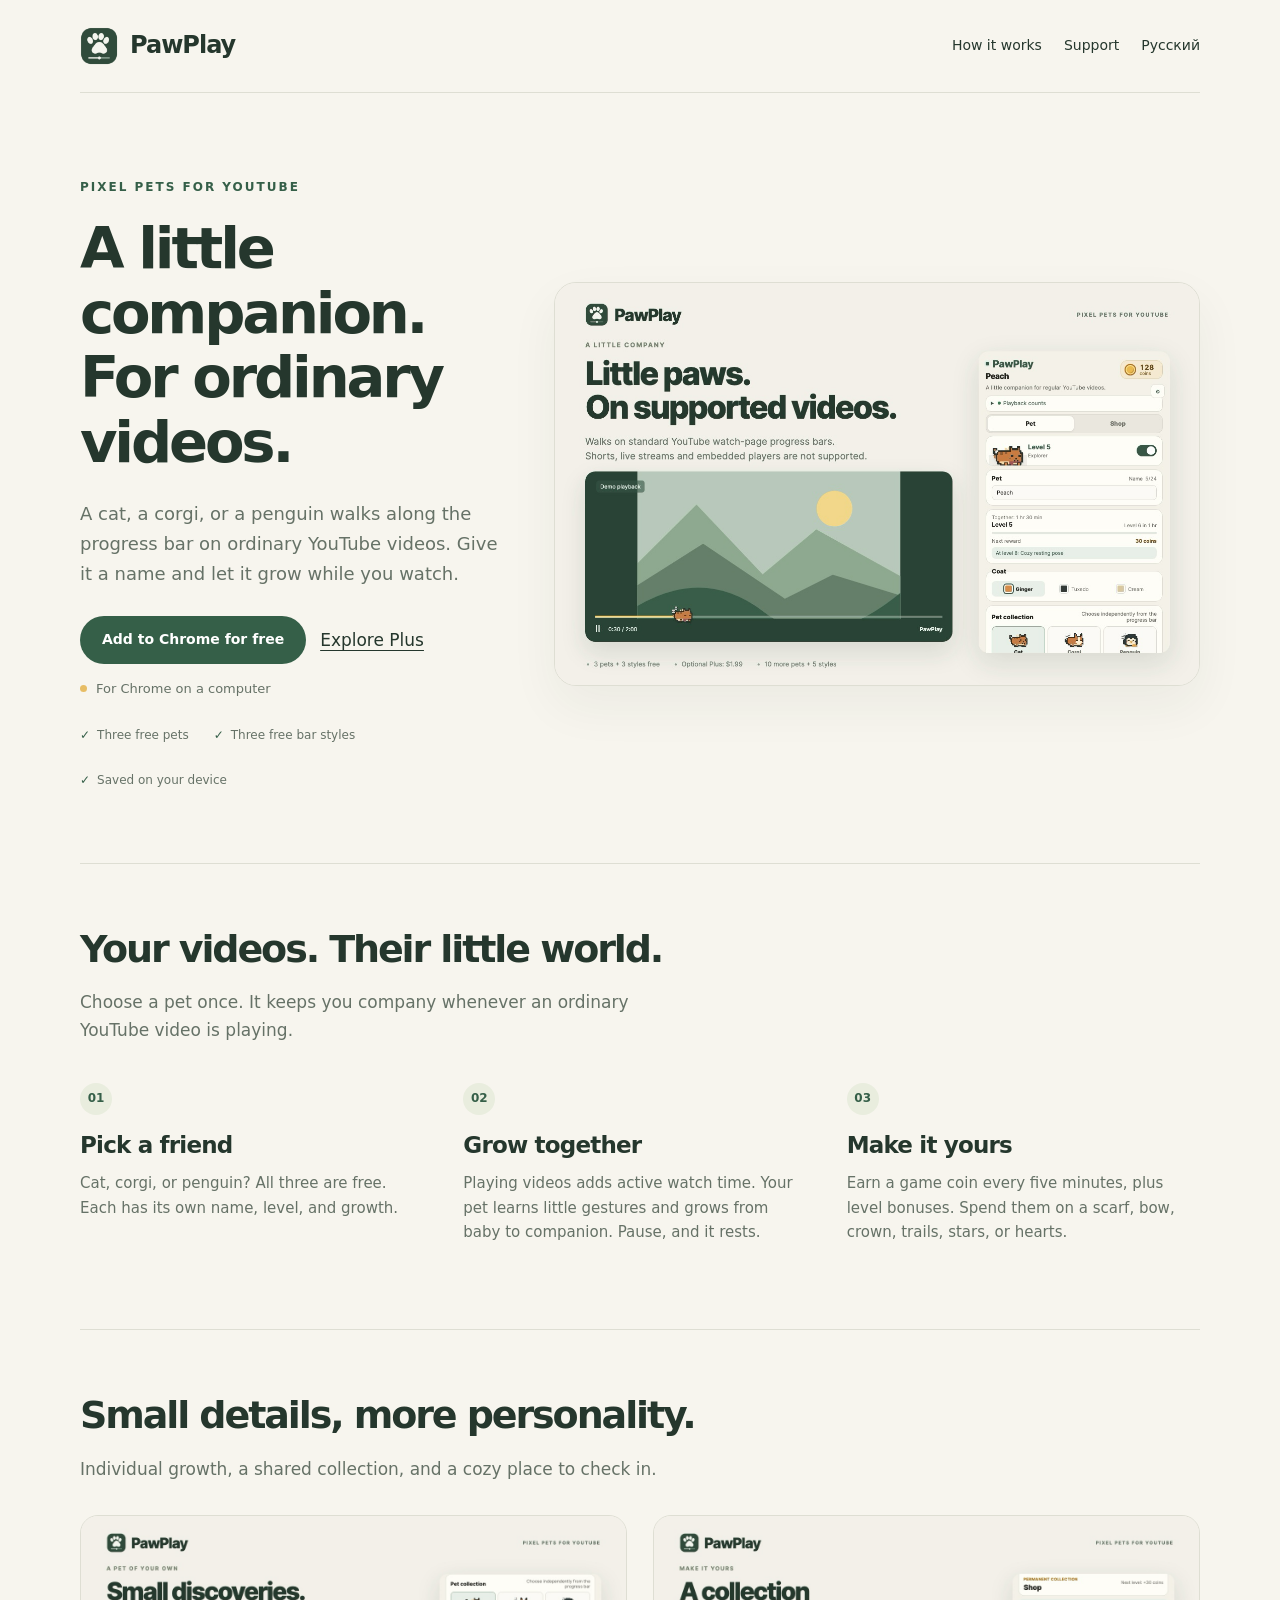
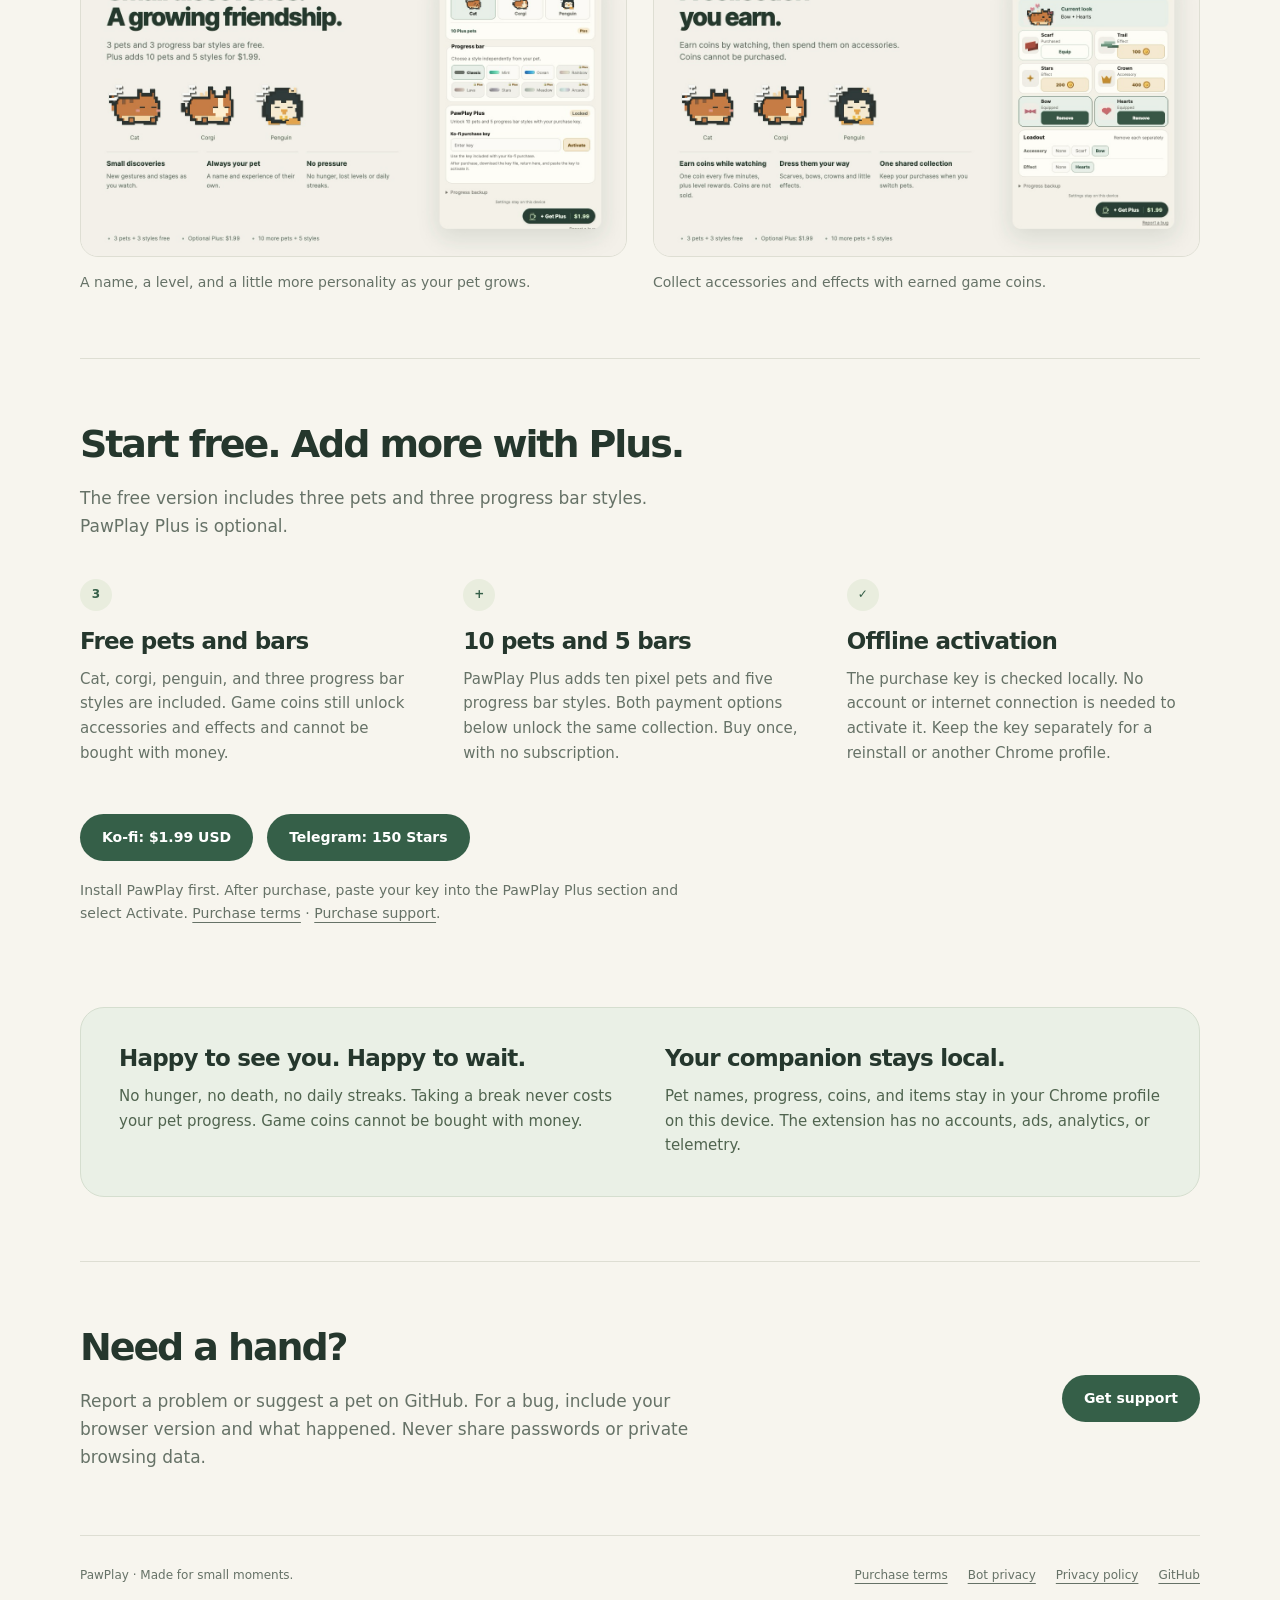
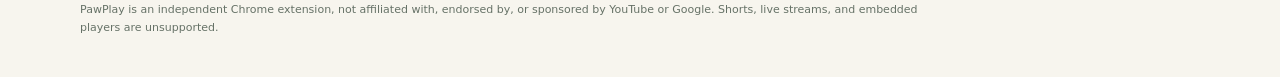
<file: index.html>
<!doctype html>
<html lang="en"><head><meta charset="utf-8"><meta name="viewport" content="width=device-width,initial-scale=1"><title>PawPlay | A little companion for ordinary YouTube videos</title><meta name="description" content="Three free pixel pets and progress bar styles for ordinary YouTube videos, with optional PawPlay Plus. Your progress stays on your device."><meta name="theme-color" content="#355f48"><link rel="icon" href="assets/icon.png"><link rel="stylesheet" href="styles.css"><link rel="alternate" hreflang="en" href="https://n23eos.github.io/pawplay-site/"><link rel="alternate" hreflang="ru" href="https://n23eos.github.io/pawplay-site/ru/"><link rel="canonical" href="https://n23eos.github.io/pawplay-site/"></head>
<body><a class="skip" href="#main">Skip to content</a><div class="shell"><header><a class="brand" href="./" aria-label="PawPlay"><img src="assets/icon.png" width="38" height="38" alt="">PawPlay</a><nav aria-label="Navigation"><a class="desktop" href="#pets">How it works</a><a class="desktop" href="#support">Support</a><a href="ru/" lang="ru">Русский</a></nav></header>
<main id="main"><section class="hero"><div class="hero-copy"><p class="eyebrow">Pixel pets for YouTube</p><h1>A little companion.<br>For ordinary videos.</h1><p class="lead">A cat, a corgi, or a penguin walks along the progress bar on ordinary YouTube videos. Give it a name and let it grow while you watch.</p><div class="actions"><a class="button" href="https://chromewebstore.google.com/detail/hiclbjaochideikofjcjldfioonefghn">Add to Chrome for free</a><a href="#plus">Explore Plus</a><span class="status">For Chrome on a computer</span></div><div class="facts"><span>Three free pets</span><span>Three free bar styles</span><span>Saved on your device</span></div></div><img class="hero-image" src="assets/overview-en.png" width="1280" height="800" alt="PawPlay pixel pets walking on a video progress bar, with the extension menu" fetchpriority="high"></section>
<section class="section" id="pets"><h2>Your videos. Their little world.</h2><p class="section-intro">Choose a pet once. It keeps you company whenever an ordinary YouTube video is playing.</p><div class="steps"><article class="step"><span class="number">01</span><h3>Pick a friend</h3><p>Cat, corgi, or penguin? All three are free. Each has its own name, level, and growth.</p></article><article class="step"><span class="number">02</span><h3>Grow together</h3><p>Playing videos adds active watch time. Your pet learns little gestures and grows from baby to companion. Pause, and it rests.</p></article><article class="step"><span class="number">03</span><h3>Make it yours</h3><p>Earn a game coin every five minutes, plus level bonuses. Spend them on a scarf, bow, crown, trails, stars, or hearts.</p></article></div></section>
<section class="section"><h2>Small details, more personality.</h2><p class="section-intro">Individual growth, a shared collection, and a cozy place to check in.</p><div class="gallery"><figure><img src="assets/growth-en.png" width="1280" height="800" alt="PawPlay menu showing a pet level, growth stage, next reward, and colors" loading="lazy"><figcaption>A name, a level, and a little more personality as your pet grows.</figcaption></figure><figure><img src="assets/shop-en.png" width="1280" height="800" alt="PawPlay shop with coin balance, scarves, bows, crowns, trails, stars, and hearts" loading="lazy"><figcaption>Collect accessories and effects with earned game coins.</figcaption></figure></div></section>
<section class="section" id="plus"><h2>Start free. Add more with Plus.</h2><p class="section-intro">The free version includes three pets and three progress bar styles. PawPlay Plus is optional.</p><div class="steps"><article class="step"><span class="number">3</span><h3>Free pets and bars</h3><p>Cat, corgi, penguin, and three progress bar styles are included. Game coins still unlock accessories and effects and cannot be bought with money.</p></article><article class="step"><span class="number">+</span><h3>10 pets and 5 bars</h3><p>PawPlay Plus adds ten pixel pets and five progress bar styles. Both payment options below unlock the same collection. Buy once, with no subscription.</p></article><article class="step"><span class="number">✓</span><h3>Offline activation</h3><p>The purchase key is checked locally. No account or internet connection is needed to activate it. Keep the key separately for a reinstall or another Chrome profile.</p></article></div><div class="actions" aria-label="Buy PawPlay Plus"><a class="button" href="https://ko-fi.com/s/bd9a8d8dc9">Ko-fi: $1.99 USD</a><a class="button" href="https://t.me/pawplay_purchase_bot?start=buy">Telegram: 150 Stars</a></div><p class="purchase-note">Install PawPlay first. After purchase, paste your key into the PawPlay Plus section and select Activate. <a href="terms.html">Purchase terms</a> · <a href="support.html">Purchase support</a>.</p></section>
<aside class="calm"><div><h3>Happy to see you. Happy to wait.</h3><p>No hunger, no death, no daily streaks. Taking a break never costs your pet progress. Game coins cannot be bought with money.</p></div><div><h3>Your companion stays local.</h3><p>Pet names, progress, coins, and items stay in your Chrome profile on this device. The extension has no accounts, ads, analytics, or telemetry.</p></div></aside>
<section class="section support" id="support"><div><h2>Need a hand?</h2><p>Report a problem or suggest a pet on GitHub. For a bug, include your browser version and what happened. Never share passwords or private browsing data.</p></div><a class="button" href="https://github.com/n23eos/pawplay-site/issues">Get support</a></section></main>
<footer><div class="footer-top"><span>PawPlay · Made for small moments.</span><div class="footer-links"><a href="terms.html">Purchase terms</a><a href="bot-privacy.html">Bot privacy</a><a href="privacy.html">Privacy policy</a><a href="https://github.com/n23eos/pawplay-site">GitHub</a></div></div><p>PawPlay is an independent Chrome extension, not affiliated with, endorsed by, or sponsored by YouTube or Google. Shorts, live streams, and embedded players are unsupported.</p></footer></div></body></html>
</file>
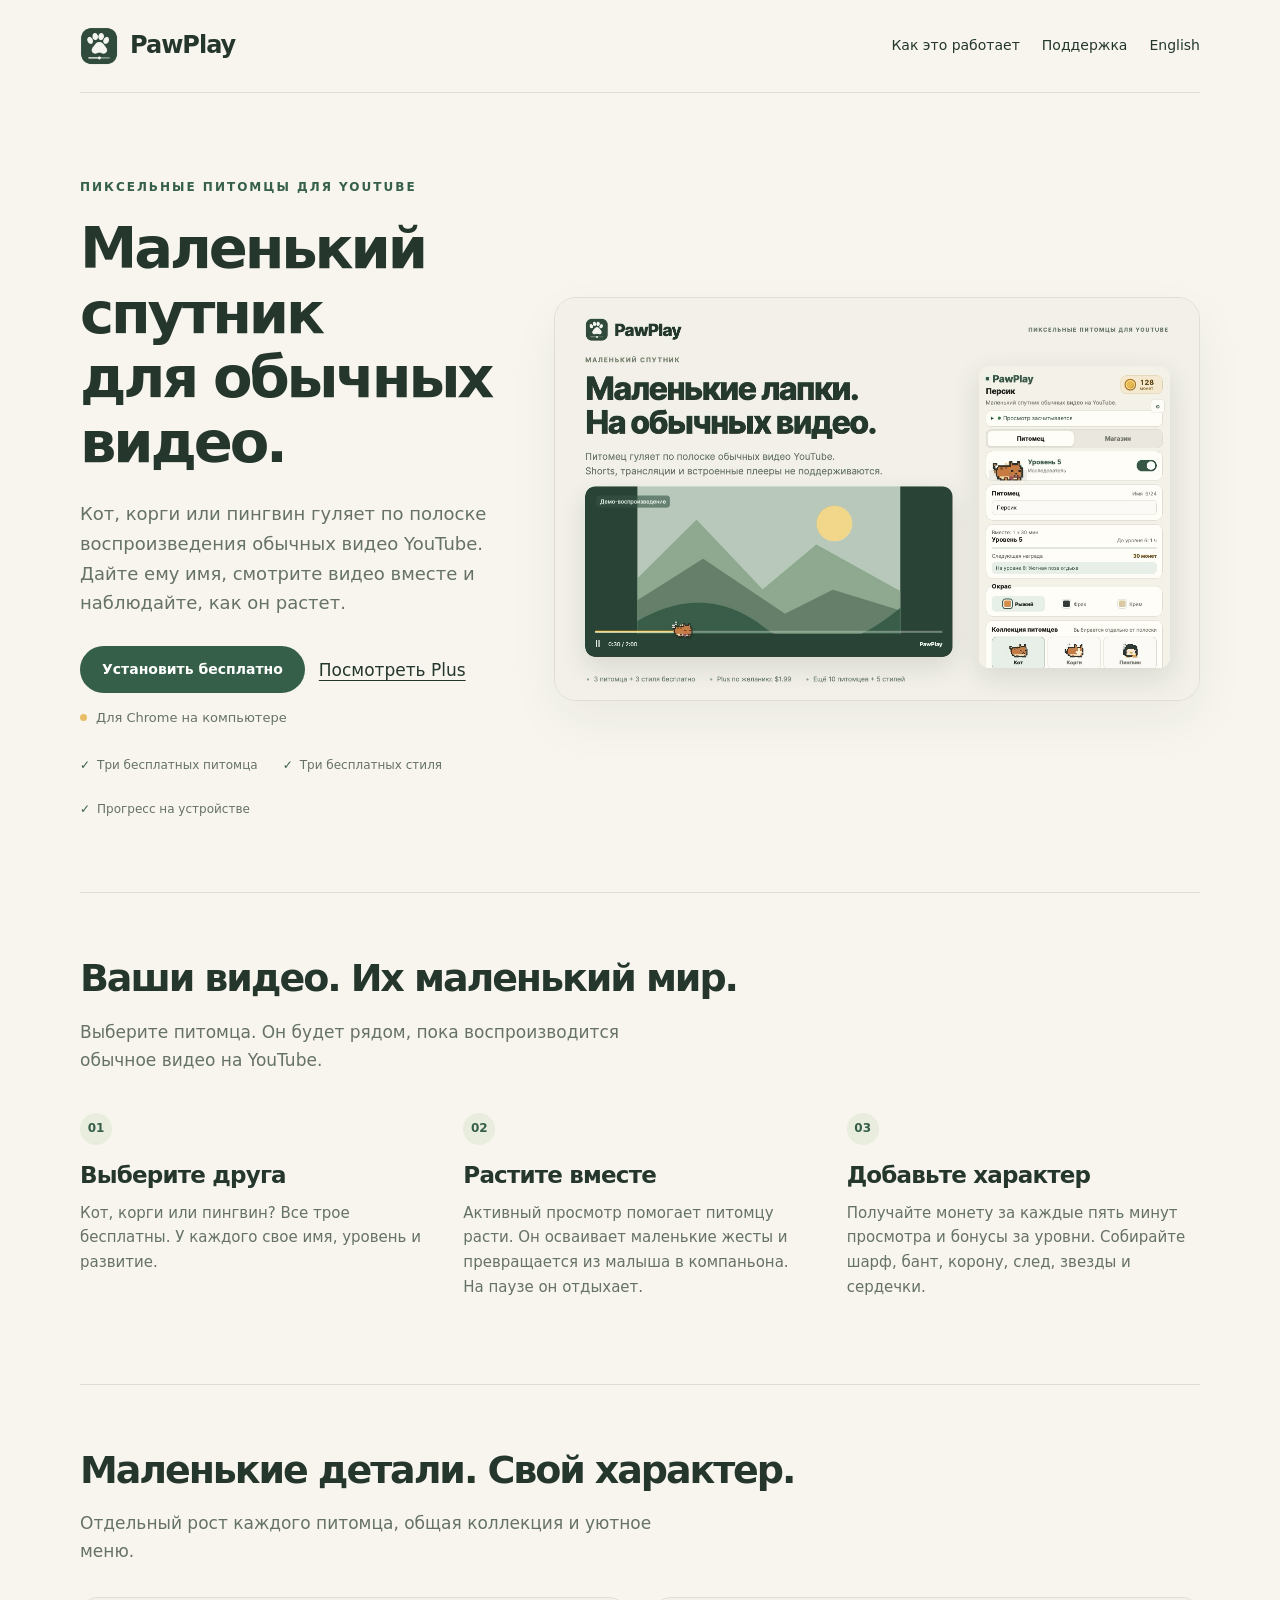
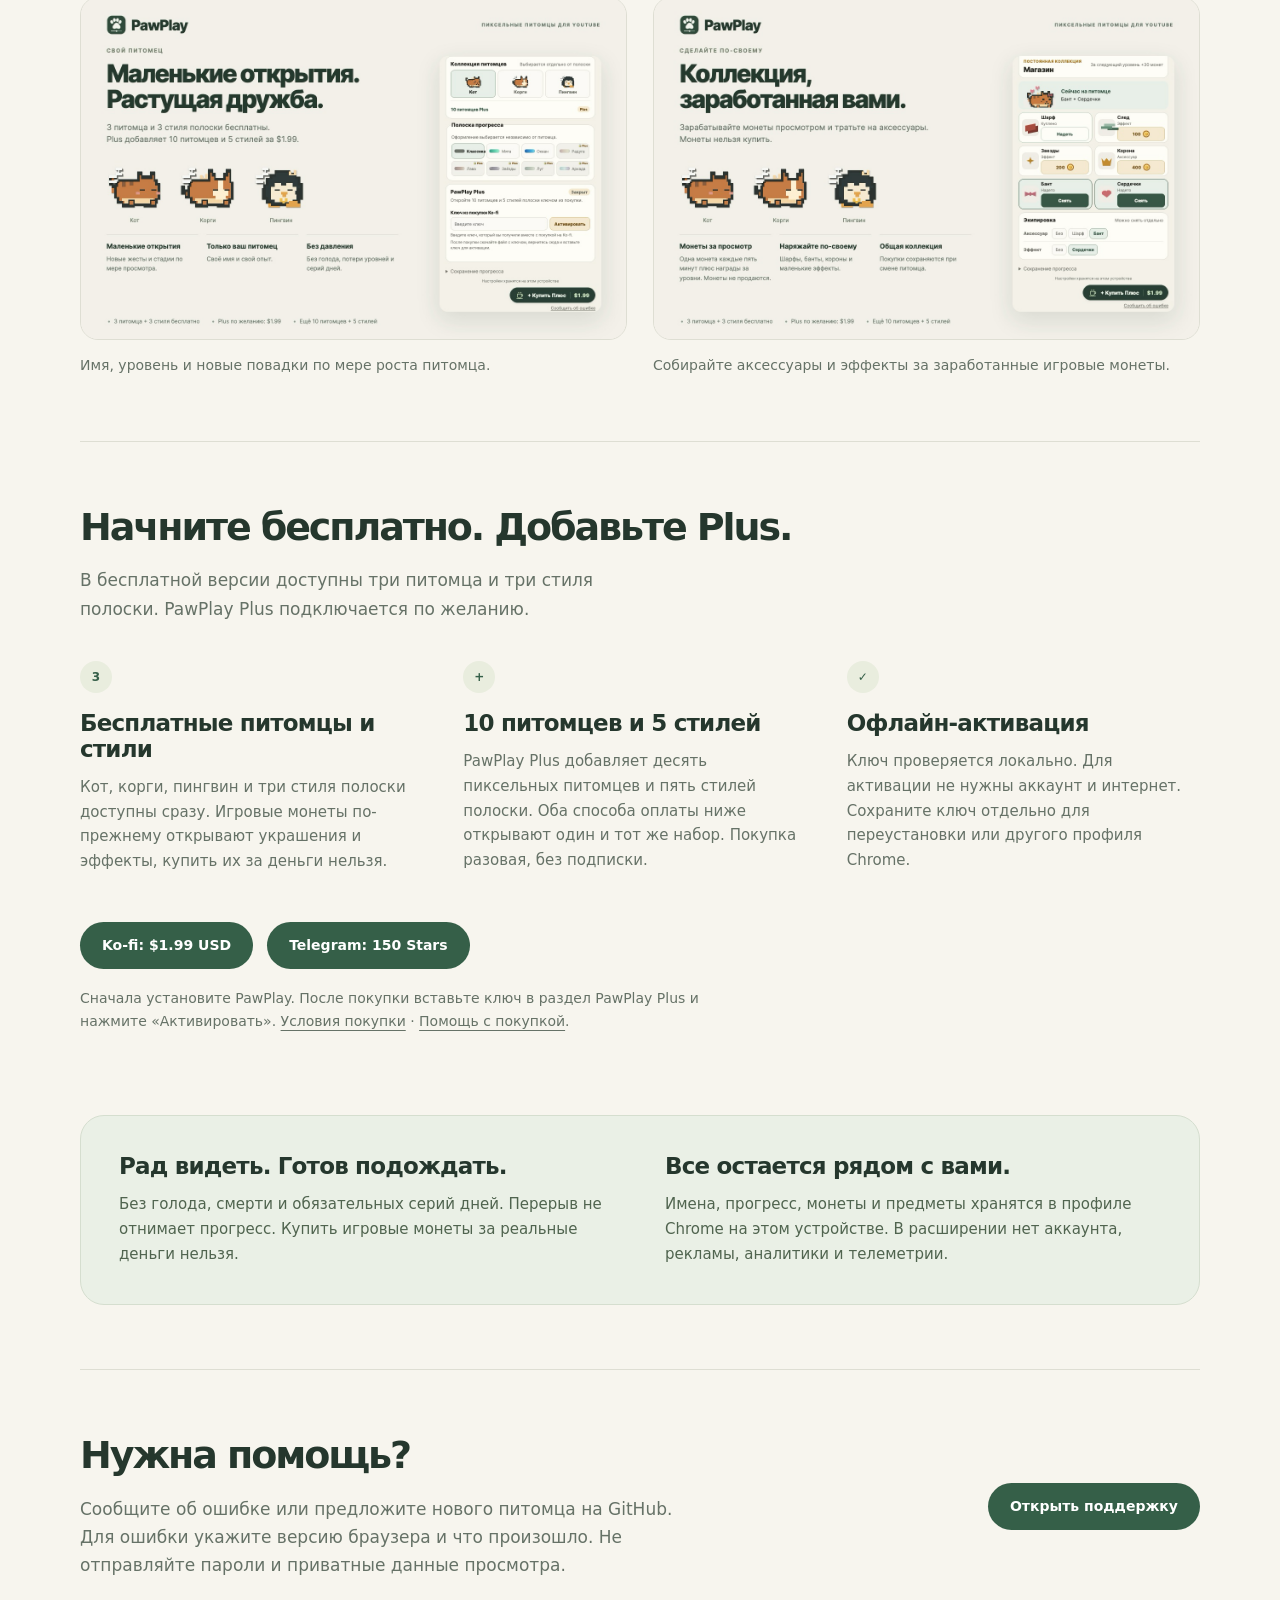
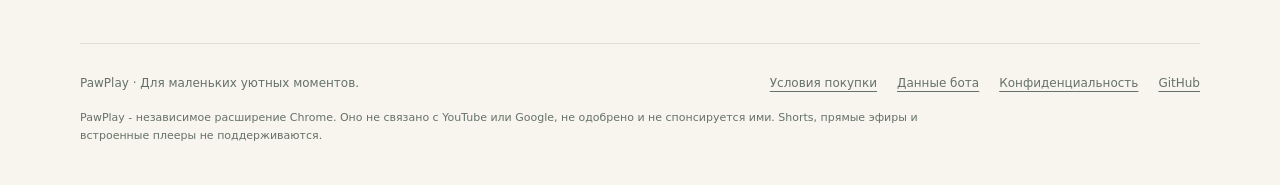
<file: ru/index.html>
<!doctype html>
<html lang="ru"><head><meta charset="utf-8"><meta name="viewport" content="width=device-width,initial-scale=1"><title>PawPlay | Маленький спутник для обычных видео YouTube</title><meta name="description" content="Три бесплатных пиксельных питомца и стиля полоски для обычных видео YouTube, а также необязательный PawPlay Plus. Прогресс хранится на устройстве."><meta name="theme-color" content="#355f48"><link rel="icon" href="../assets/icon.png"><link rel="stylesheet" href="../styles.css"><link rel="alternate" hreflang="en" href="https://n23eos.github.io/pawplay-site/"><link rel="alternate" hreflang="ru" href="https://n23eos.github.io/pawplay-site/ru/"><link rel="canonical" href="https://n23eos.github.io/pawplay-site/ru/"></head>
<body><a class="skip" href="#main">Перейти к содержимому</a><div class="shell"><header><a class="brand" href="./" aria-label="PawPlay"><img src="../assets/icon.png" width="38" height="38" alt="">PawPlay</a><nav aria-label="Навигация"><a class="desktop" href="#pets">Как это работает</a><a class="desktop" href="#support">Поддержка</a><a href="../" lang="en">English</a></nav></header>
<main id="main"><section class="hero"><div class="hero-copy"><p class="eyebrow">Пиксельные питомцы для YouTube</p><h1>Маленький спутник<br>для обычных видео.</h1><p class="lead">Кот, корги или пингвин гуляет по полоске воспроизведения обычных видео YouTube. Дайте ему имя, смотрите видео вместе и наблюдайте, как он растет.</p><div class="actions"><a class="button" href="https://chromewebstore.google.com/detail/hiclbjaochideikofjcjldfioonefghn">Установить бесплатно</a><a href="#plus">Посмотреть Plus</a><span class="status">Для Chrome на компьютере</span></div><div class="facts"><span>Три бесплатных питомца</span><span>Три бесплатных стиля</span><span>Прогресс на устройстве</span></div></div><img class="hero-image" src="../assets/overview-ru.png" width="1280" height="800" alt="Пиксельные питомцы PawPlay на полоске видео и меню расширения" fetchpriority="high"></section>
<section class="section" id="pets"><h2>Ваши видео. Их маленький мир.</h2><p class="section-intro">Выберите питомца. Он будет рядом, пока воспроизводится обычное видео на YouTube.</p><div class="steps"><article class="step"><span class="number">01</span><h3>Выберите друга</h3><p>Кот, корги или пингвин? Все трое бесплатны. У каждого свое имя, уровень и развитие.</p></article><article class="step"><span class="number">02</span><h3>Растите вместе</h3><p>Активный просмотр помогает питомцу расти. Он осваивает маленькие жесты и превращается из малыша в компаньона. На паузе он отдыхает.</p></article><article class="step"><span class="number">03</span><h3>Добавьте характер</h3><p>Получайте монету за каждые пять минут просмотра и бонусы за уровни. Собирайте шарф, бант, корону, след, звезды и сердечки.</p></article></div></section>
<section class="section"><h2>Маленькие детали. Свой характер.</h2><p class="section-intro">Отдельный рост каждого питомца, общая коллекция и уютное меню.</p><div class="gallery"><figure><img src="../assets/growth-ru.png" width="1280" height="800" alt="Меню PawPlay с уровнем питомца, стадией роста, следующей наградой и выбором окраса" loading="lazy"><figcaption>Имя, уровень и новые повадки по мере роста питомца.</figcaption></figure><figure><img src="../assets/shop-ru.png" width="1280" height="800" alt="Магазин PawPlay с монетами, шарфом, бантом, короной, следом, звездами и сердечками" loading="lazy"><figcaption>Собирайте аксессуары и эффекты за заработанные игровые монеты.</figcaption></figure></div></section>
<section class="section" id="plus"><h2>Начните бесплатно. Добавьте Plus.</h2><p class="section-intro">В бесплатной версии доступны три питомца и три стиля полоски. PawPlay Plus подключается по желанию.</p><div class="steps"><article class="step"><span class="number">3</span><h3>Бесплатные питомцы и стили</h3><p>Кот, корги, пингвин и три стиля полоски доступны сразу. Игровые монеты по-прежнему открывают украшения и эффекты, купить их за деньги нельзя.</p></article><article class="step"><span class="number">+</span><h3>10 питомцев и 5 стилей</h3><p>PawPlay Plus добавляет десять пиксельных питомцев и пять стилей полоски. Оба способа оплаты ниже открывают один и тот же набор. Покупка разовая, без подписки.</p></article><article class="step"><span class="number">✓</span><h3>Офлайн-активация</h3><p>Ключ проверяется локально. Для активации не нужны аккаунт и интернет. Сохраните ключ отдельно для переустановки или другого профиля Chrome.</p></article></div><div class="actions" aria-label="Купить PawPlay Plus"><a class="button" href="https://ko-fi.com/s/bd9a8d8dc9">Ko-fi: $1.99 USD</a><a class="button" href="https://t.me/pawplay_purchase_bot?start=buy">Telegram: 150 Stars</a></div><p class="purchase-note">Сначала установите PawPlay. После покупки вставьте ключ в раздел PawPlay Plus и нажмите «Активировать». <a href="terms.html">Условия покупки</a> · <a href="support.html">Помощь с покупкой</a>.</p></section>
<aside class="calm"><div><h3>Рад видеть. Готов подождать.</h3><p>Без голода, смерти и обязательных серий дней. Перерыв не отнимает прогресс. Купить игровые монеты за реальные деньги нельзя.</p></div><div><h3>Все остается рядом с вами.</h3><p>Имена, прогресс, монеты и предметы хранятся в профиле Chrome на этом устройстве. В расширении нет аккаунта, рекламы, аналитики и телеметрии.</p></div></aside>
<section class="section support" id="support"><div><h2>Нужна помощь?</h2><p>Сообщите об ошибке или предложите нового питомца на GitHub. Для ошибки укажите версию браузера и что произошло. Не отправляйте пароли и приватные данные просмотра.</p></div><a class="button" href="https://github.com/n23eos/pawplay-site/issues">Открыть поддержку</a></section></main>
<footer><div class="footer-top"><span>PawPlay · Для маленьких уютных моментов.</span><div class="footer-links"><a href="terms.html">Условия покупки</a><a href="bot-privacy.html">Данные бота</a><a href="../privacy.html">Конфиденциальность</a><a href="https://github.com/n23eos/pawplay-site">GitHub</a></div></div><p>PawPlay - независимое расширение Chrome. Оно не связано с YouTube или Google, не одобрено и не спонсируется ими. Shorts, прямые эфиры и встроенные плееры не поддерживаются.</p></footer></div></body></html>
</file>
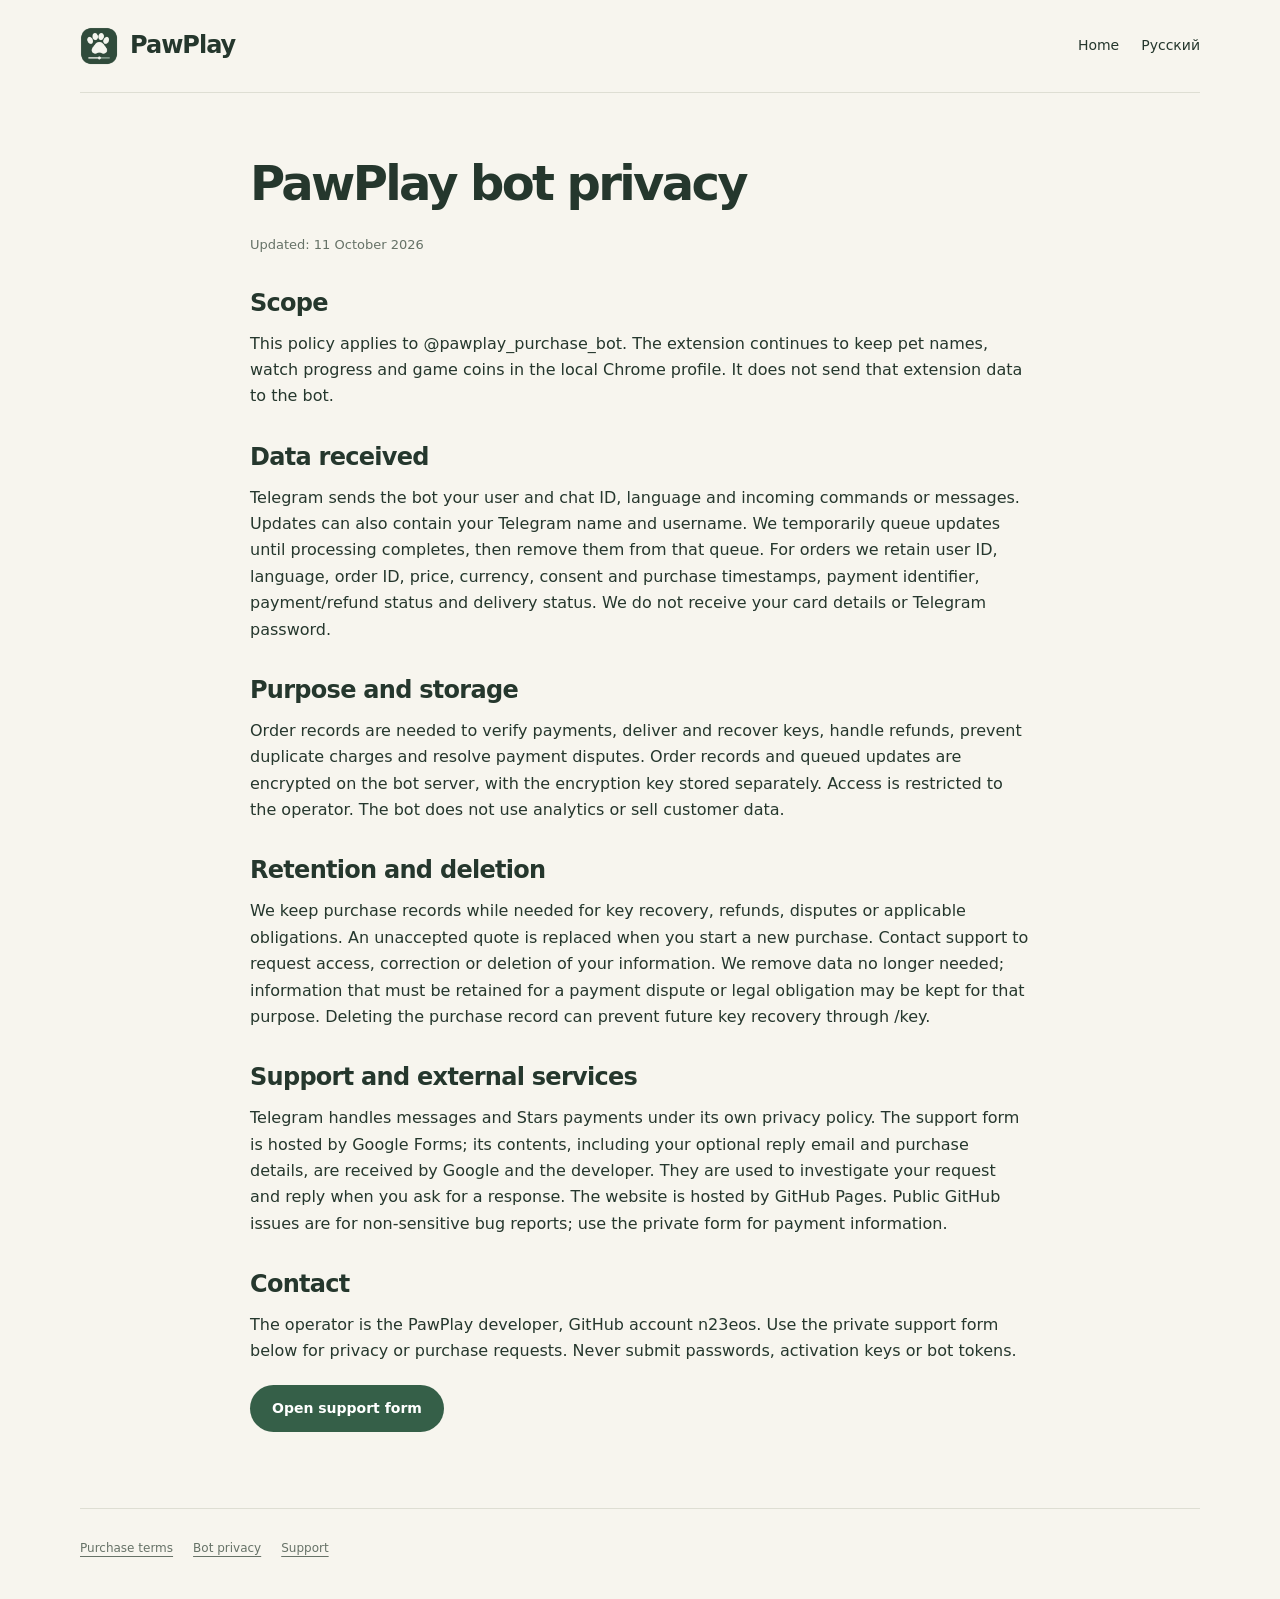
<file: bot-privacy.html>
<!doctype html>
<html lang="en"><head><meta charset="utf-8"><meta name="viewport" content="width=device-width,initial-scale=1"><title>PawPlay bot privacy | PawPlay</title><link rel="icon" href="assets/icon.png"><link rel="stylesheet" href="styles.css"><link rel="canonical" href="https://n23eos.github.io/pawplay-site/bot-privacy.html"></head>
<body><div class="shell"><header><a class="brand" href="./"><img src="assets/icon.png" width="38" height="38" alt="">PawPlay</a><nav aria-label="Navigation"><a href="./">Home</a><a href="ru/bot-privacy.html" lang="ru">Русский</a></nav></header>
<main class="policy"><h1>PawPlay bot privacy</h1><p class="date">Updated: 11 October 2026</p>
<h2>Scope</h2><p>This policy applies to @pawplay_purchase_bot. The extension continues to keep pet names, watch progress and game coins in the local Chrome profile. It does not send that extension data to the bot.</p>
<h2>Data received</h2><p>Telegram sends the bot your user and chat ID, language and incoming commands or messages. Updates can also contain your Telegram name and username. We temporarily queue updates until processing completes, then remove them from that queue. For orders we retain user ID, language, order ID, price, currency, consent and purchase timestamps, payment identifier, payment/refund status and delivery status. We do not receive your card details or Telegram password.</p>
<h2>Purpose and storage</h2><p>Order records are needed to verify payments, deliver and recover keys, handle refunds, prevent duplicate charges and resolve payment disputes. Order records and queued updates are encrypted on the bot server, with the encryption key stored separately. Access is restricted to the operator. The bot does not use analytics or sell customer data.</p>
<h2>Retention and deletion</h2><p>We keep purchase records while needed for key recovery, refunds, disputes or applicable obligations. An unaccepted quote is replaced when you start a new purchase. Contact support to request access, correction or deletion of your information. We remove data no longer needed; information that must be retained for a payment dispute or legal obligation may be kept for that purpose. Deleting the purchase record can prevent future key recovery through /key.</p>
<h2>Support and external services</h2><p>Telegram handles messages and Stars payments under its own privacy policy. The support form is hosted by Google Forms; its contents, including your optional reply email and purchase details, are received by Google and the developer. They are used to investigate your request and reply when you ask for a response. The website is hosted by GitHub Pages. Public GitHub issues are for non-sensitive bug reports; use the private form for payment information.</p>
<h2>Contact</h2><p>The operator is the PawPlay developer, GitHub account n23eos. Use the private support form below for privacy or purchase requests. Never submit passwords, activation keys or bot tokens.</p>
<p><a class="button" href="https://docs.google.com/forms/d/e/1FAIpQLSeCHVR71H2wL8cSjV_I_tM2sQH9PTwEHNgucbJpnRdo6PJ84Q/viewform" target="_blank" rel="noopener noreferrer">Open support form</a></p>
</main><footer><div class="footer-links"><a href="terms.html">Purchase terms</a><a href="bot-privacy.html">Bot privacy</a><a href="support.html">Support</a></div></footer></div></body></html>
</file>
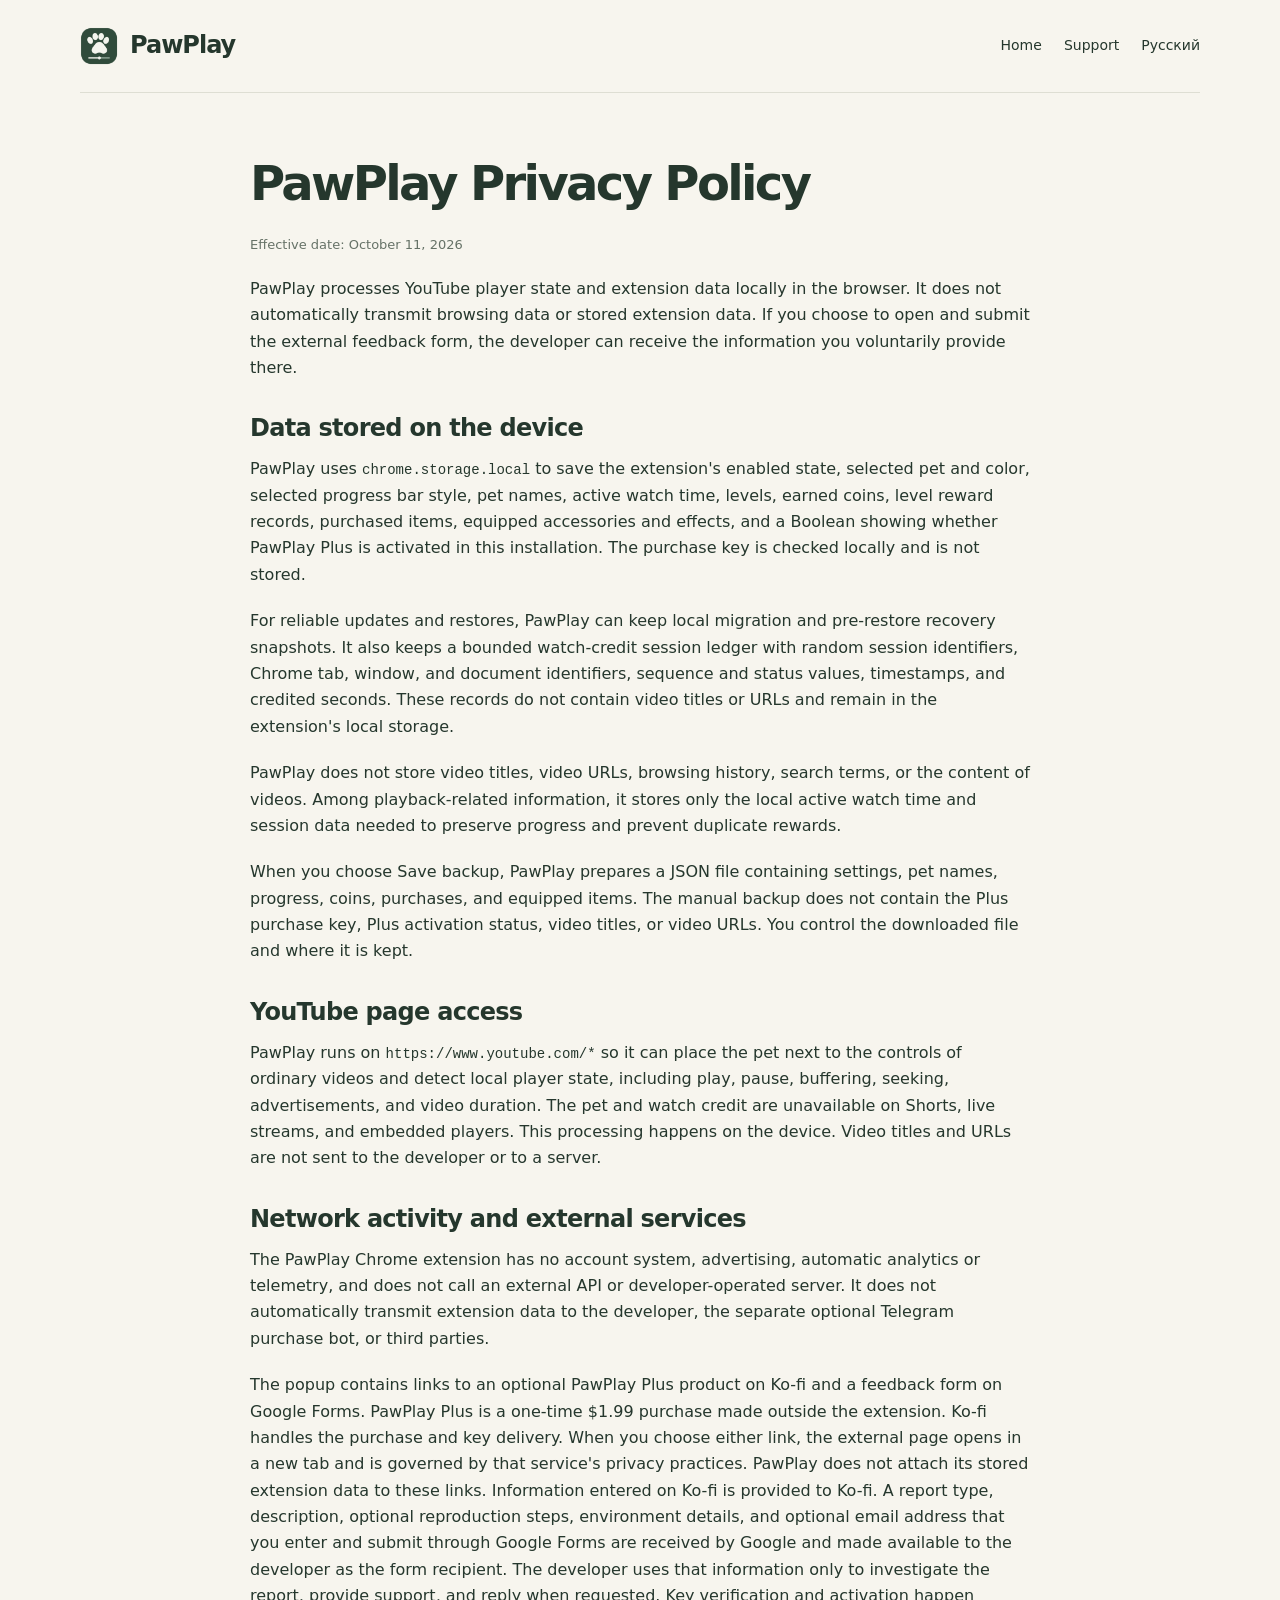
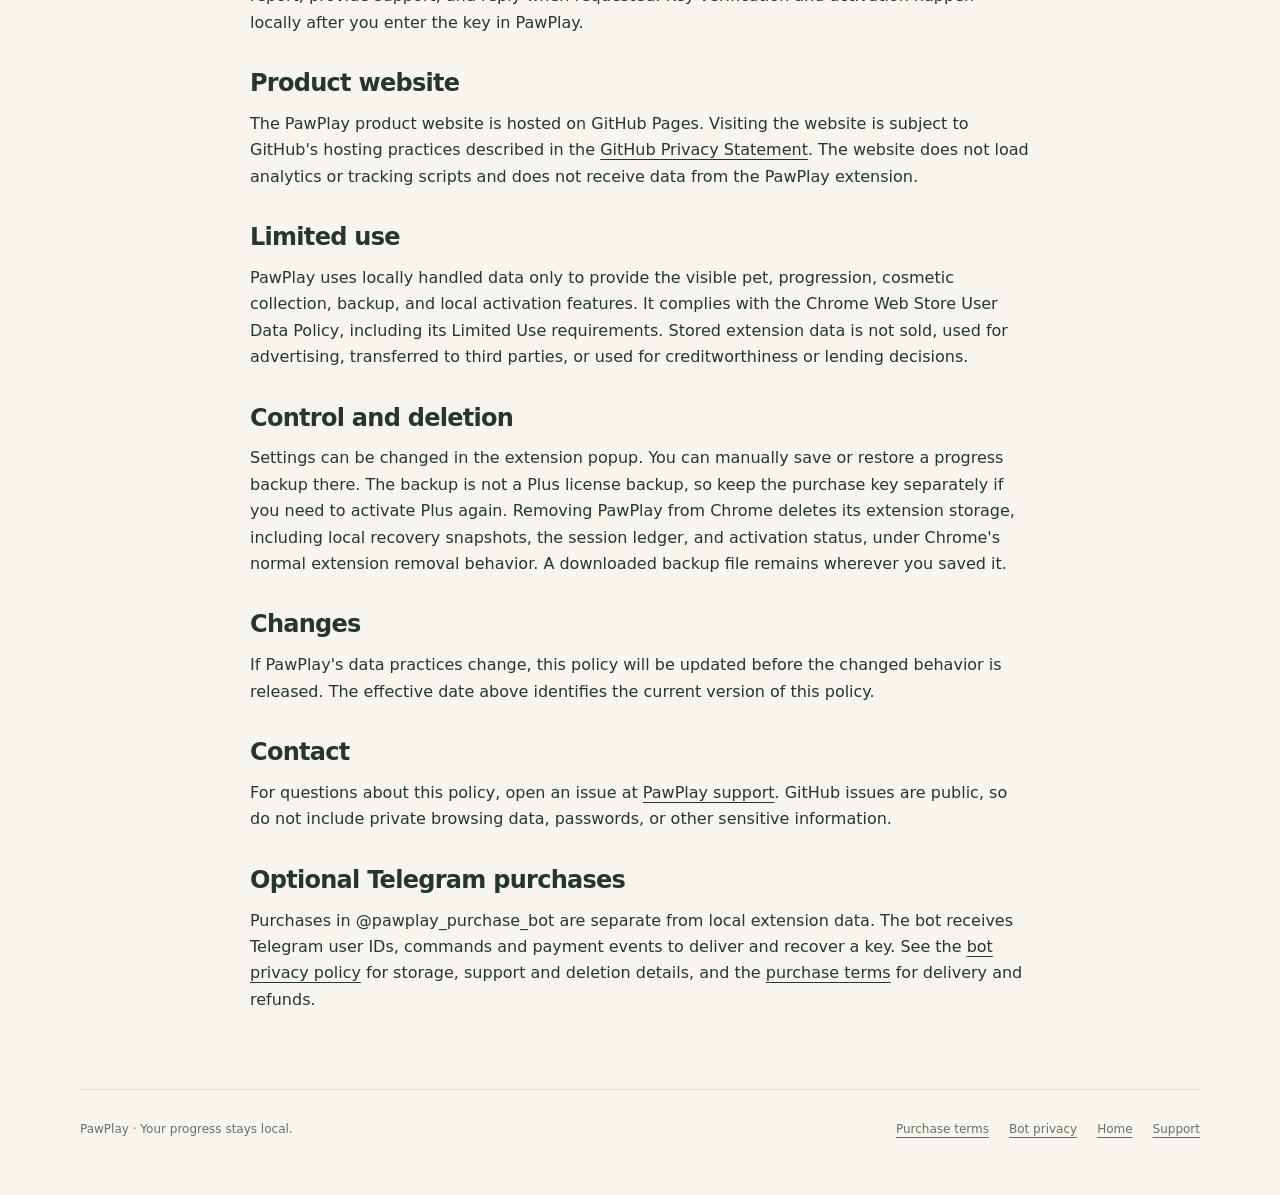
<file: privacy.html>
<!doctype html>
<html lang="en">
<head>
  <meta charset="utf-8">
  <meta name="viewport" content="width=device-width,initial-scale=1">
  <title>PawPlay | Privacy policy</title>
  <meta name="description" content="How PawPlay handles pet progress, local activation, backups, and YouTube player state, plus information about external links.">
  <meta name="theme-color" content="#355f48">
  <link rel="icon" href="assets/icon.png">
  <link rel="stylesheet" href="styles.css">
  <link rel="canonical" href="https://n23eos.github.io/pawplay-site/privacy.html">
</head>
<body>
  <a class="skip" href="#main">Skip to content</a>
  <div class="shell">
    <header>
      <a class="brand" href="./"><img src="assets/icon.png" width="38" height="38" alt="">PawPlay</a>
      <nav aria-label="Navigation"><a href="./">Home</a><a href="./#support">Support</a><a href="ru/" lang="ru">Русский</a></nav>
    </header>
    <main class="policy" id="main">
      <h1>PawPlay Privacy Policy</h1>
      <p class="date">Effective date: October 11, 2026</p>
      <p>PawPlay processes YouTube player state and extension data locally in the browser. It does not automatically transmit browsing data or stored extension data. If you choose to open and submit the external feedback form, the developer can receive the information you voluntarily provide there.</p>
      <h2>Data stored on the device</h2>
      <p>PawPlay uses <code>chrome.storage.local</code> to save the extension&#x27;s enabled state, selected pet and color, selected progress bar style, pet names, active watch time, levels, earned coins, level reward records, purchased items, equipped accessories and effects, and a Boolean showing whether PawPlay Plus is activated in this installation. The purchase key is checked locally and is not stored.</p>
      <p>For reliable updates and restores, PawPlay can keep local migration and pre-restore recovery snapshots. It also keeps a bounded watch-credit session ledger with random session identifiers, Chrome tab, window, and document identifiers, sequence and status values, timestamps, and credited seconds. These records do not contain video titles or URLs and remain in the extension&#x27;s local storage.</p>
      <p>PawPlay does not store video titles, video URLs, browsing history, search terms, or the content of videos. Among playback-related information, it stores only the local active watch time and session data needed to preserve progress and prevent duplicate rewards.</p>
      <p>When you choose Save backup, PawPlay prepares a JSON file containing settings, pet names, progress, coins, purchases, and equipped items. The manual backup does not contain the Plus purchase key, Plus activation status, video titles, or video URLs. You control the downloaded file and where it is kept.</p>
      <h2>YouTube page access</h2>
      <p>PawPlay runs on <code>https://www.youtube.com/*</code> so it can place the pet next to the controls of ordinary videos and detect local player state, including play, pause, buffering, seeking, advertisements, and video duration. The pet and watch credit are unavailable on Shorts, live streams, and embedded players. This processing happens on the device. Video titles and URLs are not sent to the developer or to a server.</p>
      <h2>Network activity and external services</h2>
      <p>The PawPlay Chrome extension has no account system, advertising, automatic analytics or telemetry, and does not call an external API or developer-operated server. It does not automatically transmit extension data to the developer, the separate optional Telegram purchase bot, or third parties.</p>
      <p>The popup contains links to an optional PawPlay Plus product on Ko-fi and a feedback form on Google Forms. PawPlay Plus is a one-time $1.99 purchase made outside the extension. Ko-fi handles the purchase and key delivery. When you choose either link, the external page opens in a new tab and is governed by that service&#x27;s privacy practices. PawPlay does not attach its stored extension data to these links. Information entered on Ko-fi is provided to Ko-fi. A report type, description, optional reproduction steps, environment details, and optional email address that you enter and submit through Google Forms are received by Google and made available to the developer as the form recipient. The developer uses that information only to investigate the report, provide support, and reply when requested. Key verification and activation happen locally after you enter the key in PawPlay.</p>
      <h2>Product website</h2>
      <p>The PawPlay product website is hosted on GitHub Pages. Visiting the website is subject to GitHub&#x27;s hosting practices described in the <a href="https://docs.github.com/en/site-policy/privacy-policies/github-general-privacy-statement">GitHub Privacy Statement</a>. The website does not load analytics or tracking scripts and does not receive data from the PawPlay extension.</p>
      <h2>Limited use</h2>
      <p>PawPlay uses locally handled data only to provide the visible pet, progression, cosmetic collection, backup, and local activation features. It complies with the Chrome Web Store User Data Policy, including its Limited Use requirements. Stored extension data is not sold, used for advertising, transferred to third parties, or used for creditworthiness or lending decisions.</p>
      <h2>Control and deletion</h2>
      <p>Settings can be changed in the extension popup. You can manually save or restore a progress backup there. The backup is not a Plus license backup, so keep the purchase key separately if you need to activate Plus again. Removing PawPlay from Chrome deletes its extension storage, including local recovery snapshots, the session ledger, and activation status, under Chrome&#x27;s normal extension removal behavior. A downloaded backup file remains wherever you saved it.</p>
      <h2>Changes</h2>
      <p>If PawPlay&#x27;s data practices change, this policy will be updated before the changed behavior is released. The effective date above identifies the current version of this policy.</p>
      <h2>Contact</h2>
      <p>For questions about this policy, open an issue at <a href="https://github.com/n23eos/pawplay-site/issues">PawPlay support</a>. GitHub issues are public, so do not include private browsing data, passwords, or other sensitive information.</p>
    <h2 id="telegram-bot">Optional Telegram purchases</h2><p>Purchases in @pawplay_purchase_bot are separate from local extension data. The bot receives Telegram user IDs, commands and payment events to deliver and recover a key. See the <a href="bot-privacy.html">bot privacy policy</a> for storage, support and deletion details, and the <a href="terms.html">purchase terms</a> for delivery and refunds.</p>
</main>
    <footer><div class="footer-top"><span>PawPlay · Your progress stays local.</span><div class="footer-links"><a href="terms.html">Purchase terms</a><a href="bot-privacy.html">Bot privacy</a><a href="./">Home</a><a href="https://github.com/n23eos/pawplay-site/issues">Support</a></div></div></footer>
  </div>
</body>
</html>
</file>
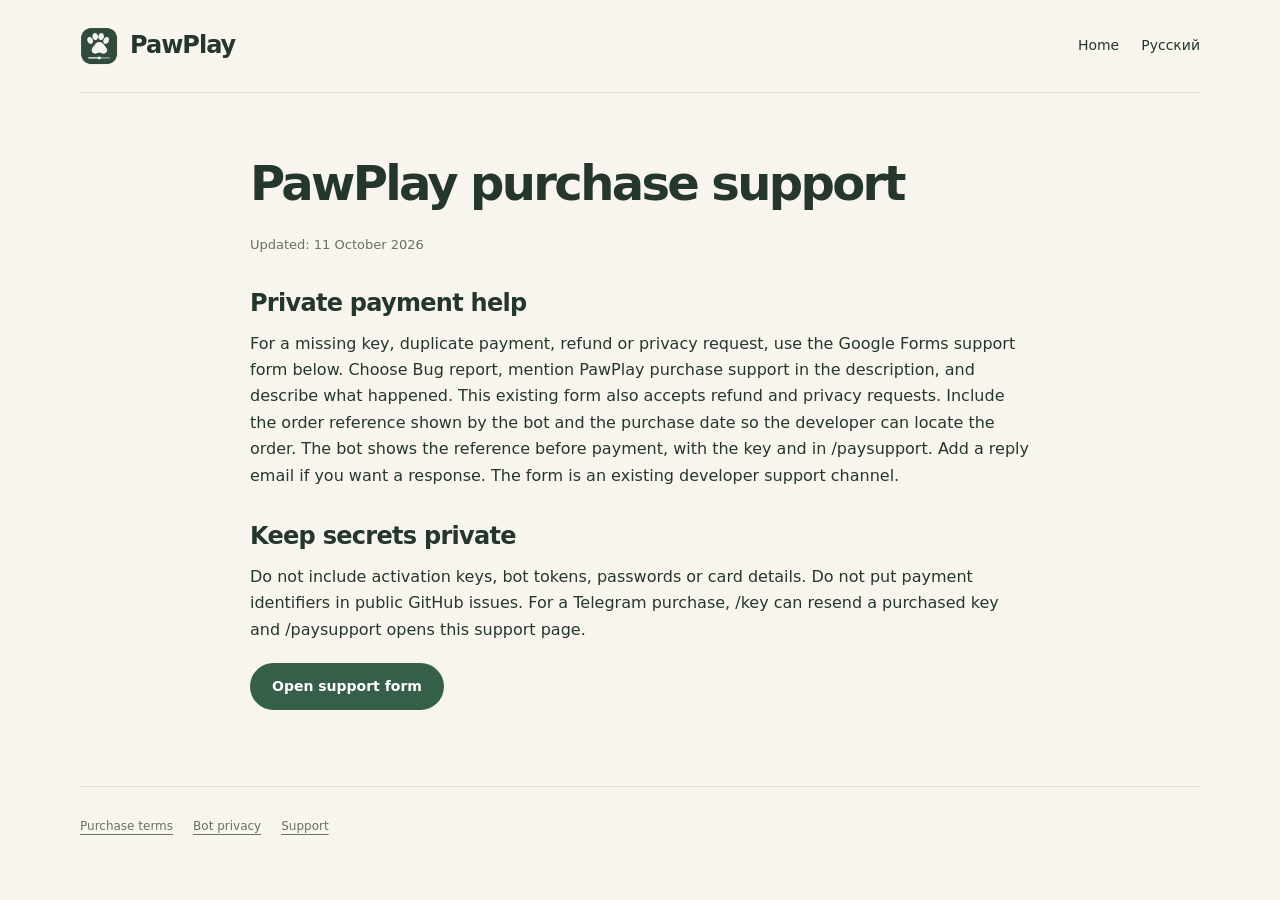
<file: support.html>
<!doctype html>
<html lang="en"><head><meta charset="utf-8"><meta name="viewport" content="width=device-width,initial-scale=1"><title>PawPlay purchase support | PawPlay</title><link rel="icon" href="assets/icon.png"><link rel="stylesheet" href="styles.css"><link rel="canonical" href="https://n23eos.github.io/pawplay-site/support.html"></head>
<body><div class="shell"><header><a class="brand" href="./"><img src="assets/icon.png" width="38" height="38" alt="">PawPlay</a><nav aria-label="Navigation"><a href="./">Home</a><a href="ru/support.html" lang="ru">Русский</a></nav></header>
<main class="policy"><h1>PawPlay purchase support</h1><p class="date">Updated: 11 October 2026</p>
<h2>Private payment help</h2><p>For a missing key, duplicate payment, refund or privacy request, use the Google Forms support form below. Choose Bug report, mention PawPlay purchase support in the description, and describe what happened. This existing form also accepts refund and privacy requests. Include the order reference shown by the bot and the purchase date so the developer can locate the order. The bot shows the reference before payment, with the key and in /paysupport. Add a reply email if you want a response. The form is an existing developer support channel.</p>
<h2>Keep secrets private</h2><p>Do not include activation keys, bot tokens, passwords or card details. Do not put payment identifiers in public GitHub issues. For a Telegram purchase, /key can resend a purchased key and /paysupport opens this support page.</p>
<p><a class="button" href="https://docs.google.com/forms/d/e/1FAIpQLSeCHVR71H2wL8cSjV_I_tM2sQH9PTwEHNgucbJpnRdo6PJ84Q/viewform" target="_blank" rel="noopener noreferrer">Open support form</a></p>
</main><footer><div class="footer-links"><a href="terms.html">Purchase terms</a><a href="bot-privacy.html">Bot privacy</a><a href="support.html">Support</a></div></footer></div></body></html>
</file>
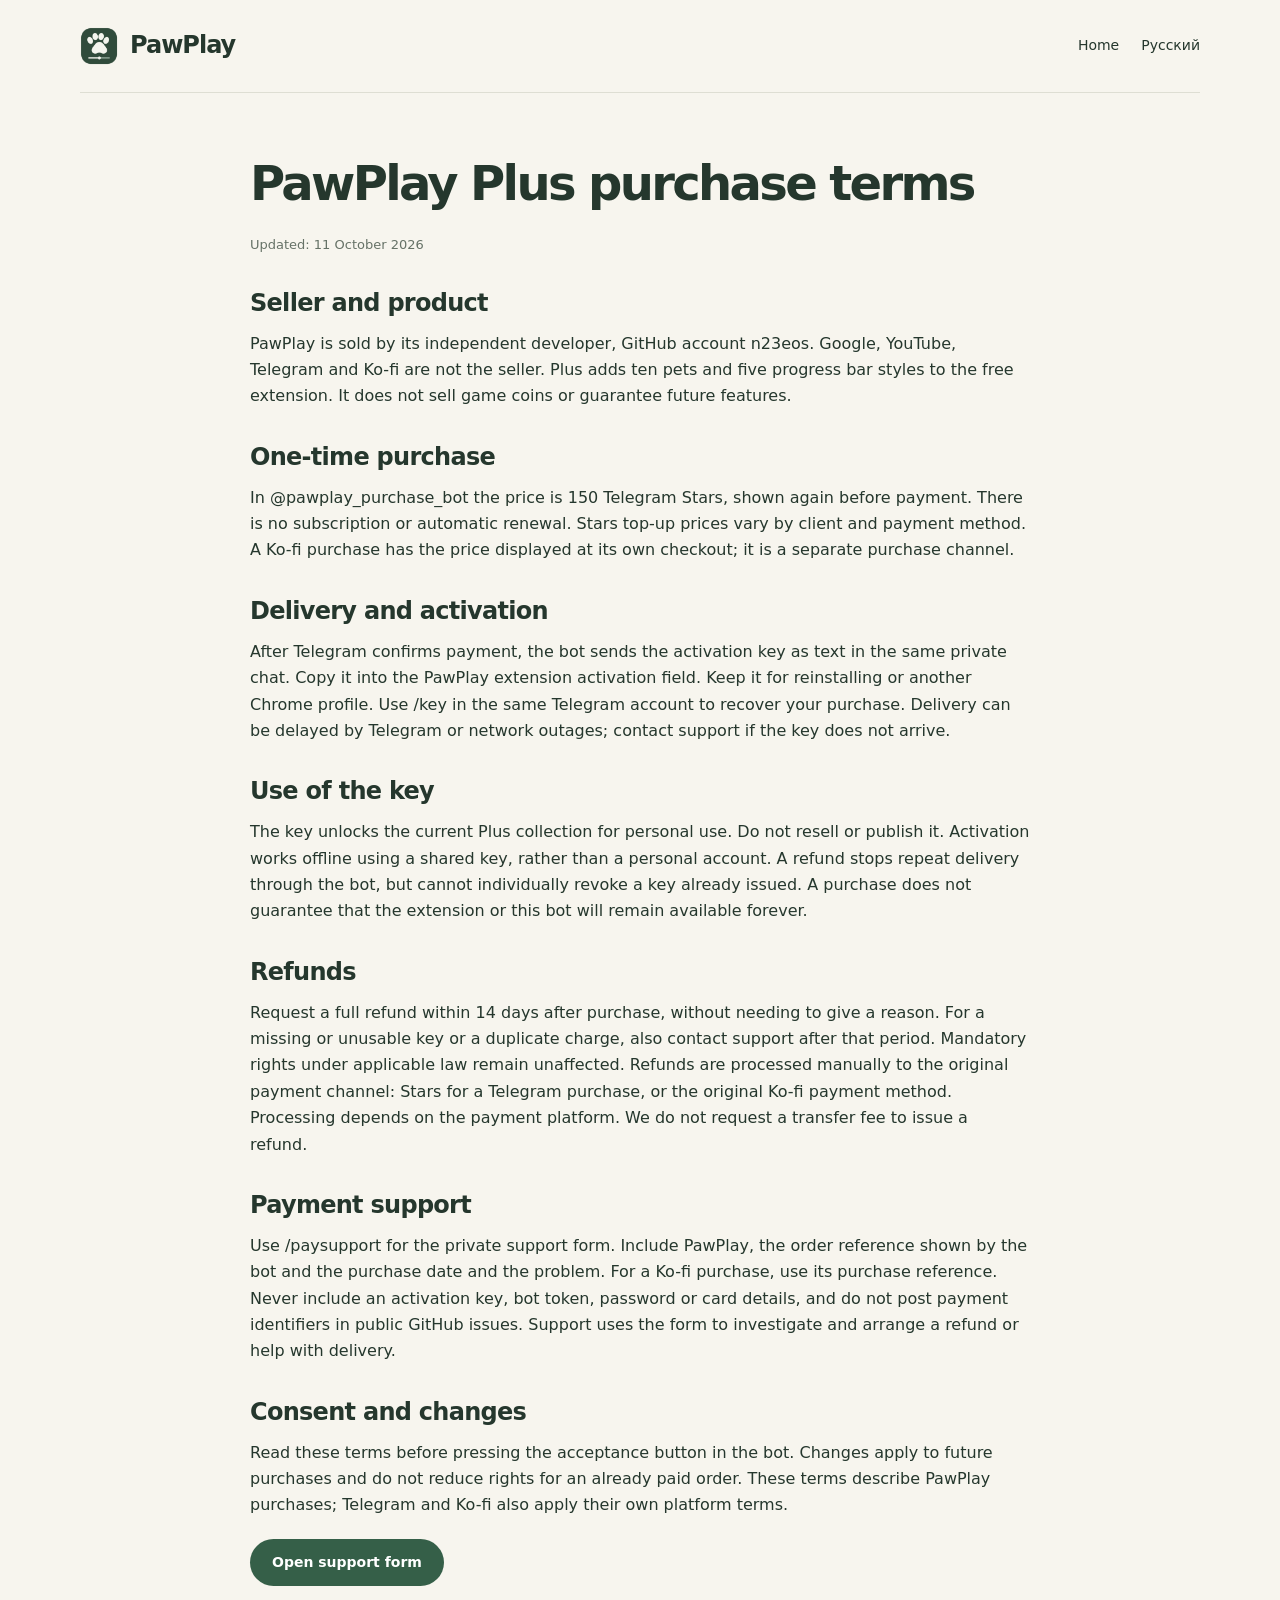
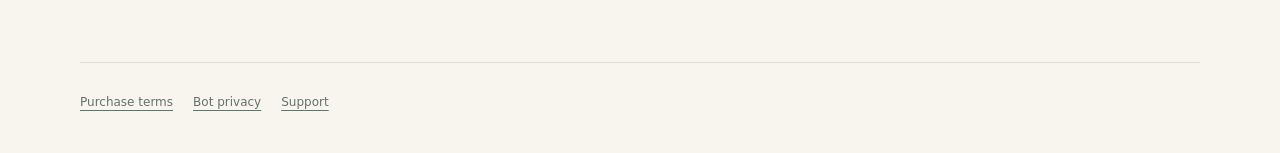
<file: terms.html>
<!doctype html>
<html lang="en"><head><meta charset="utf-8"><meta name="viewport" content="width=device-width,initial-scale=1"><title>PawPlay Plus purchase terms | PawPlay</title><link rel="icon" href="assets/icon.png"><link rel="stylesheet" href="styles.css"><link rel="canonical" href="https://n23eos.github.io/pawplay-site/terms.html"></head>
<body><div class="shell"><header><a class="brand" href="./"><img src="assets/icon.png" width="38" height="38" alt="">PawPlay</a><nav aria-label="Navigation"><a href="./">Home</a><a href="ru/terms.html" lang="ru">Русский</a></nav></header>
<main class="policy"><h1>PawPlay Plus purchase terms</h1><p class="date">Updated: 11 October 2026</p>
<h2>Seller and product</h2><p>PawPlay is sold by its independent developer, GitHub account n23eos. Google, YouTube, Telegram and Ko-fi are not the seller. Plus adds ten pets and five progress bar styles to the free extension. It does not sell game coins or guarantee future features.</p>
<h2>One-time purchase</h2><p>In @pawplay_purchase_bot the price is 150 Telegram Stars, shown again before payment. There is no subscription or automatic renewal. Stars top-up prices vary by client and payment method. A Ko-fi purchase has the price displayed at its own checkout; it is a separate purchase channel.</p>
<h2>Delivery and activation</h2><p>After Telegram confirms payment, the bot sends the activation key as text in the same private chat. Copy it into the PawPlay extension activation field. Keep it for reinstalling or another Chrome profile. Use /key in the same Telegram account to recover your purchase. Delivery can be delayed by Telegram or network outages; contact support if the key does not arrive.</p>
<h2>Use of the key</h2><p>The key unlocks the current Plus collection for personal use. Do not resell or publish it. Activation works offline using a shared key, rather than a personal account. A refund stops repeat delivery through the bot, but cannot individually revoke a key already issued. A purchase does not guarantee that the extension or this bot will remain available forever.</p>
<h2>Refunds</h2><p>Request a full refund within 14 days after purchase, without needing to give a reason. For a missing or unusable key or a duplicate charge, also contact support after that period. Mandatory rights under applicable law remain unaffected. Refunds are processed manually to the original payment channel: Stars for a Telegram purchase, or the original Ko-fi payment method. Processing depends on the payment platform. We do not request a transfer fee to issue a refund.</p>
<h2>Payment support</h2><p>Use /paysupport for the private support form. Include PawPlay, the order reference shown by the bot and the purchase date and the problem. For a Ko-fi purchase, use its purchase reference. Never include an activation key, bot token, password or card details, and do not post payment identifiers in public GitHub issues. Support uses the form to investigate and arrange a refund or help with delivery.</p>
<h2>Consent and changes</h2><p>Read these terms before pressing the acceptance button in the bot. Changes apply to future purchases and do not reduce rights for an already paid order. These terms describe PawPlay purchases; Telegram and Ko-fi also apply their own platform terms.</p>
<p><a class="button" href="https://docs.google.com/forms/d/e/1FAIpQLSeCHVR71H2wL8cSjV_I_tM2sQH9PTwEHNgucbJpnRdo6PJ84Q/viewform" target="_blank" rel="noopener noreferrer">Open support form</a></p>
</main><footer><div class="footer-links"><a href="terms.html">Purchase terms</a><a href="bot-privacy.html">Bot privacy</a><a href="support.html">Support</a></div></footer></div></body></html>
</file>
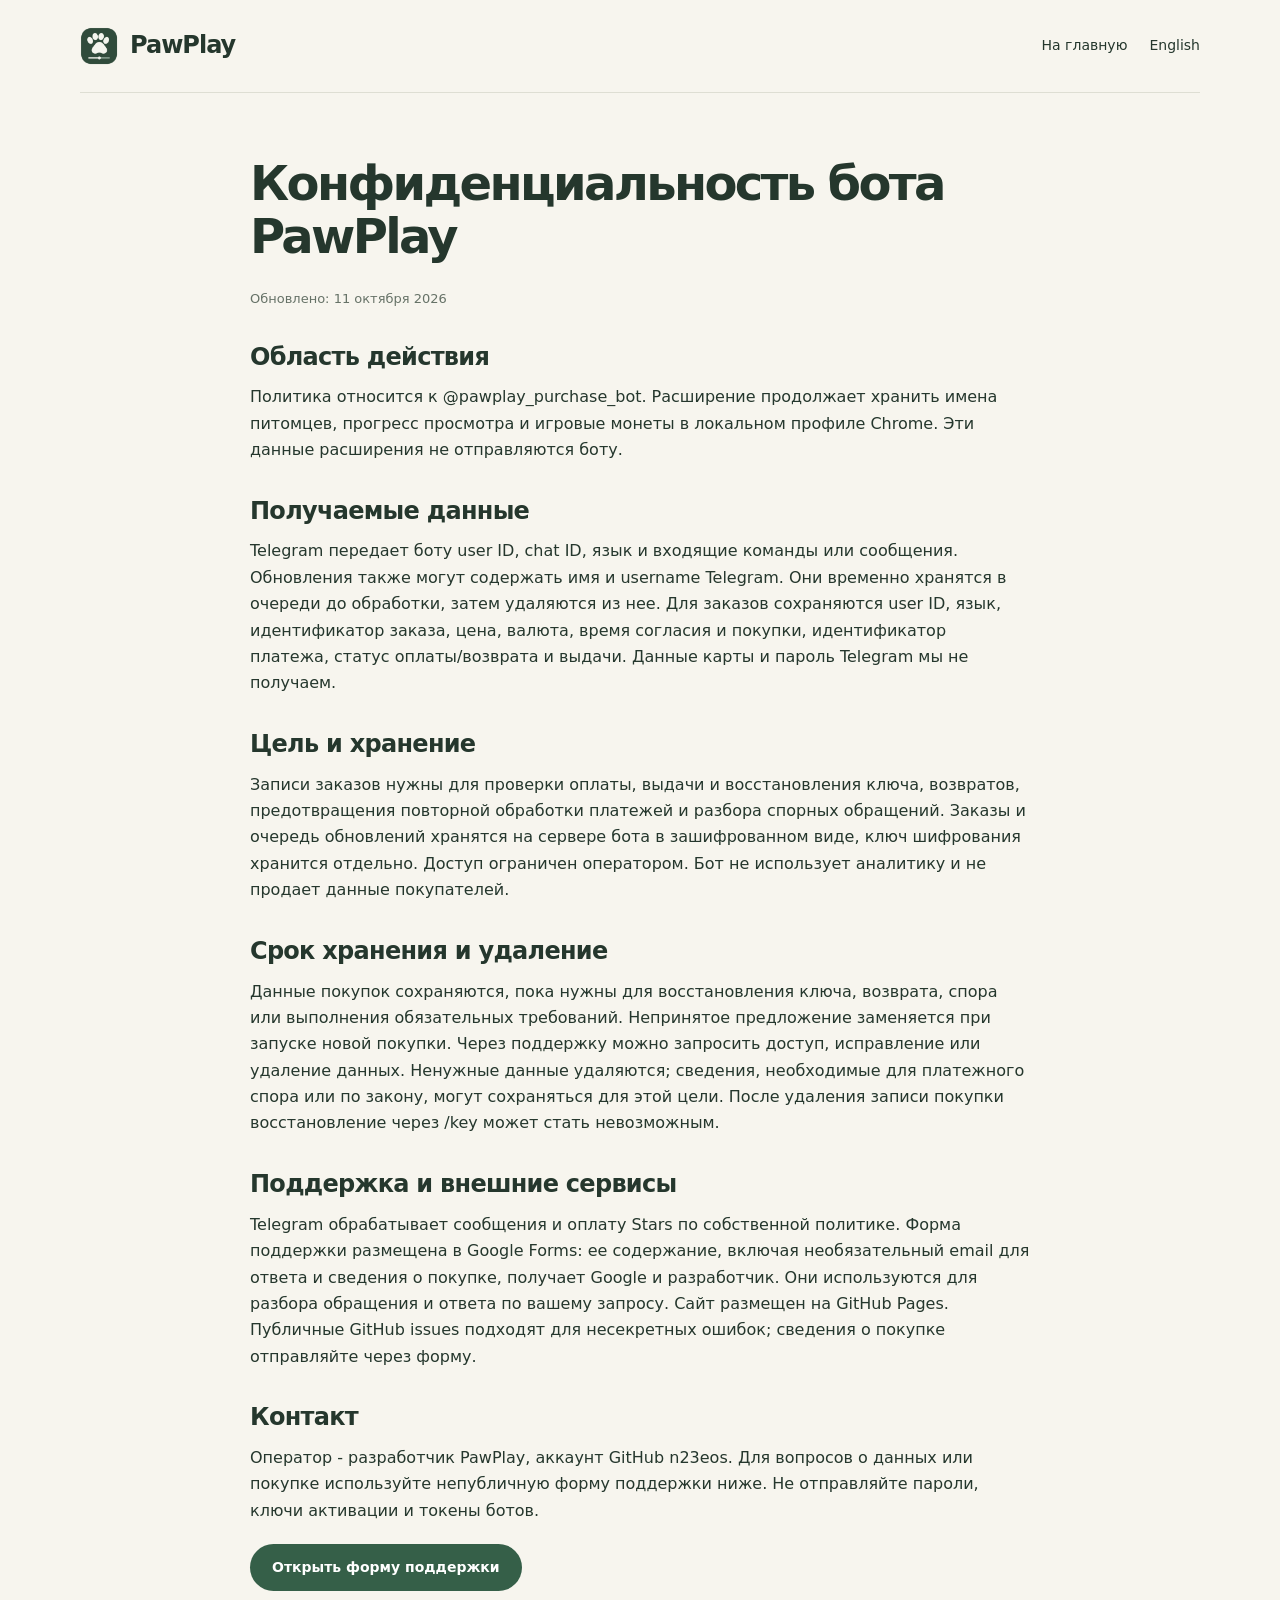
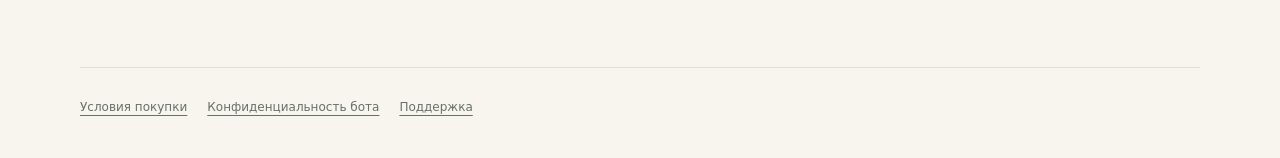
<file: ru/bot-privacy.html>
<!doctype html>
<html lang="ru"><head><meta charset="utf-8"><meta name="viewport" content="width=device-width,initial-scale=1"><title>Конфиденциальность бота PawPlay | PawPlay</title><link rel="icon" href="../assets/icon.png"><link rel="stylesheet" href="../styles.css"><link rel="canonical" href="https://n23eos.github.io/pawplay-site/ru/bot-privacy.html"></head>
<body><div class="shell"><header><a class="brand" href="../"><img src="../assets/icon.png" width="38" height="38" alt="">PawPlay</a><nav aria-label="Навигация"><a href="../">На главную</a><a href="../bot-privacy.html" lang="en">English</a></nav></header>
<main class="policy"><h1>Конфиденциальность бота PawPlay</h1><p class="date">Обновлено: 11 октября 2026</p>
<h2>Область действия</h2><p>Политика относится к @pawplay_purchase_bot. Расширение продолжает хранить имена питомцев, прогресс просмотра и игровые монеты в локальном профиле Chrome. Эти данные расширения не отправляются боту.</p>
<h2>Получаемые данные</h2><p>Telegram передает боту user ID, chat ID, язык и входящие команды или сообщения. Обновления также могут содержать имя и username Telegram. Они временно хранятся в очереди до обработки, затем удаляются из нее. Для заказов сохраняются user ID, язык, идентификатор заказа, цена, валюта, время согласия и покупки, идентификатор платежа, статус оплаты/возврата и выдачи. Данные карты и пароль Telegram мы не получаем.</p>
<h2>Цель и хранение</h2><p>Записи заказов нужны для проверки оплаты, выдачи и восстановления ключа, возвратов, предотвращения повторной обработки платежей и разбора спорных обращений. Заказы и очередь обновлений хранятся на сервере бота в зашифрованном виде, ключ шифрования хранится отдельно. Доступ ограничен оператором. Бот не использует аналитику и не продает данные покупателей.</p>
<h2>Срок хранения и удаление</h2><p>Данные покупок сохраняются, пока нужны для восстановления ключа, возврата, спора или выполнения обязательных требований. Непринятое предложение заменяется при запуске новой покупки. Через поддержку можно запросить доступ, исправление или удаление данных. Ненужные данные удаляются; сведения, необходимые для платежного спора или по закону, могут сохраняться для этой цели. После удаления записи покупки восстановление через /key может стать невозможным.</p>
<h2>Поддержка и внешние сервисы</h2><p>Telegram обрабатывает сообщения и оплату Stars по собственной политике. Форма поддержки размещена в Google Forms: ее содержание, включая необязательный email для ответа и сведения о покупке, получает Google и разработчик. Они используются для разбора обращения и ответа по вашему запросу. Сайт размещен на GitHub Pages. Публичные GitHub issues подходят для несекретных ошибок; сведения о покупке отправляйте через форму.</p>
<h2>Контакт</h2><p>Оператор - разработчик PawPlay, аккаунт GitHub n23eos. Для вопросов о данных или покупке используйте непубличную форму поддержки ниже. Не отправляйте пароли, ключи активации и токены ботов.</p>
<p><a class="button" href="https://docs.google.com/forms/d/e/1FAIpQLSeCHVR71H2wL8cSjV_I_tM2sQH9PTwEHNgucbJpnRdo6PJ84Q/viewform" target="_blank" rel="noopener noreferrer">Открыть форму поддержки</a></p>
</main><footer><div class="footer-links"><a href="terms.html">Условия покупки</a><a href="bot-privacy.html">Конфиденциальность бота</a><a href="support.html">Поддержка</a></div></footer></div></body></html>
</file>
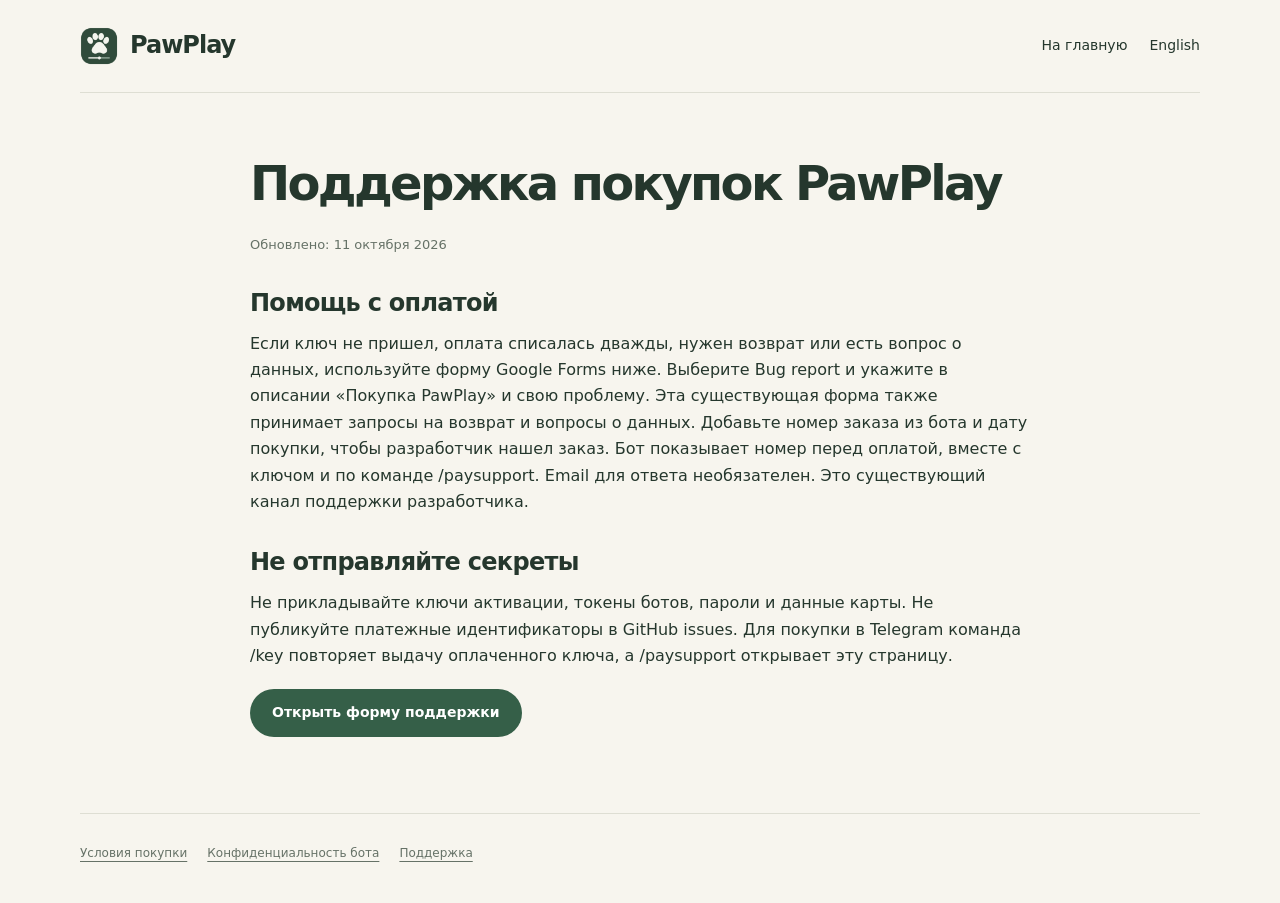
<file: ru/support.html>
<!doctype html>
<html lang="ru"><head><meta charset="utf-8"><meta name="viewport" content="width=device-width,initial-scale=1"><title>Поддержка покупок PawPlay | PawPlay</title><link rel="icon" href="../assets/icon.png"><link rel="stylesheet" href="../styles.css"><link rel="canonical" href="https://n23eos.github.io/pawplay-site/ru/support.html"></head>
<body><div class="shell"><header><a class="brand" href="../"><img src="../assets/icon.png" width="38" height="38" alt="">PawPlay</a><nav aria-label="Навигация"><a href="../">На главную</a><a href="../support.html" lang="en">English</a></nav></header>
<main class="policy"><h1>Поддержка покупок PawPlay</h1><p class="date">Обновлено: 11 октября 2026</p>
<h2>Помощь с оплатой</h2><p>Если ключ не пришел, оплата списалась дважды, нужен возврат или есть вопрос о данных, используйте форму Google Forms ниже. Выберите Bug report и укажите в описании «Покупка PawPlay» и свою проблему. Эта существующая форма также принимает запросы на возврат и вопросы о данных. Добавьте номер заказа из бота и дату покупки, чтобы разработчик нашел заказ. Бот показывает номер перед оплатой, вместе с ключом и по команде /paysupport. Email для ответа необязателен. Это существующий канал поддержки разработчика.</p>
<h2>Не отправляйте секреты</h2><p>Не прикладывайте ключи активации, токены ботов, пароли и данные карты. Не публикуйте платежные идентификаторы в GitHub issues. Для покупки в Telegram команда /key повторяет выдачу оплаченного ключа, а /paysupport открывает эту страницу.</p>
<p><a class="button" href="https://docs.google.com/forms/d/e/1FAIpQLSeCHVR71H2wL8cSjV_I_tM2sQH9PTwEHNgucbJpnRdo6PJ84Q/viewform" target="_blank" rel="noopener noreferrer">Открыть форму поддержки</a></p>
</main><footer><div class="footer-links"><a href="terms.html">Условия покупки</a><a href="bot-privacy.html">Конфиденциальность бота</a><a href="support.html">Поддержка</a></div></footer></div></body></html>
</file>
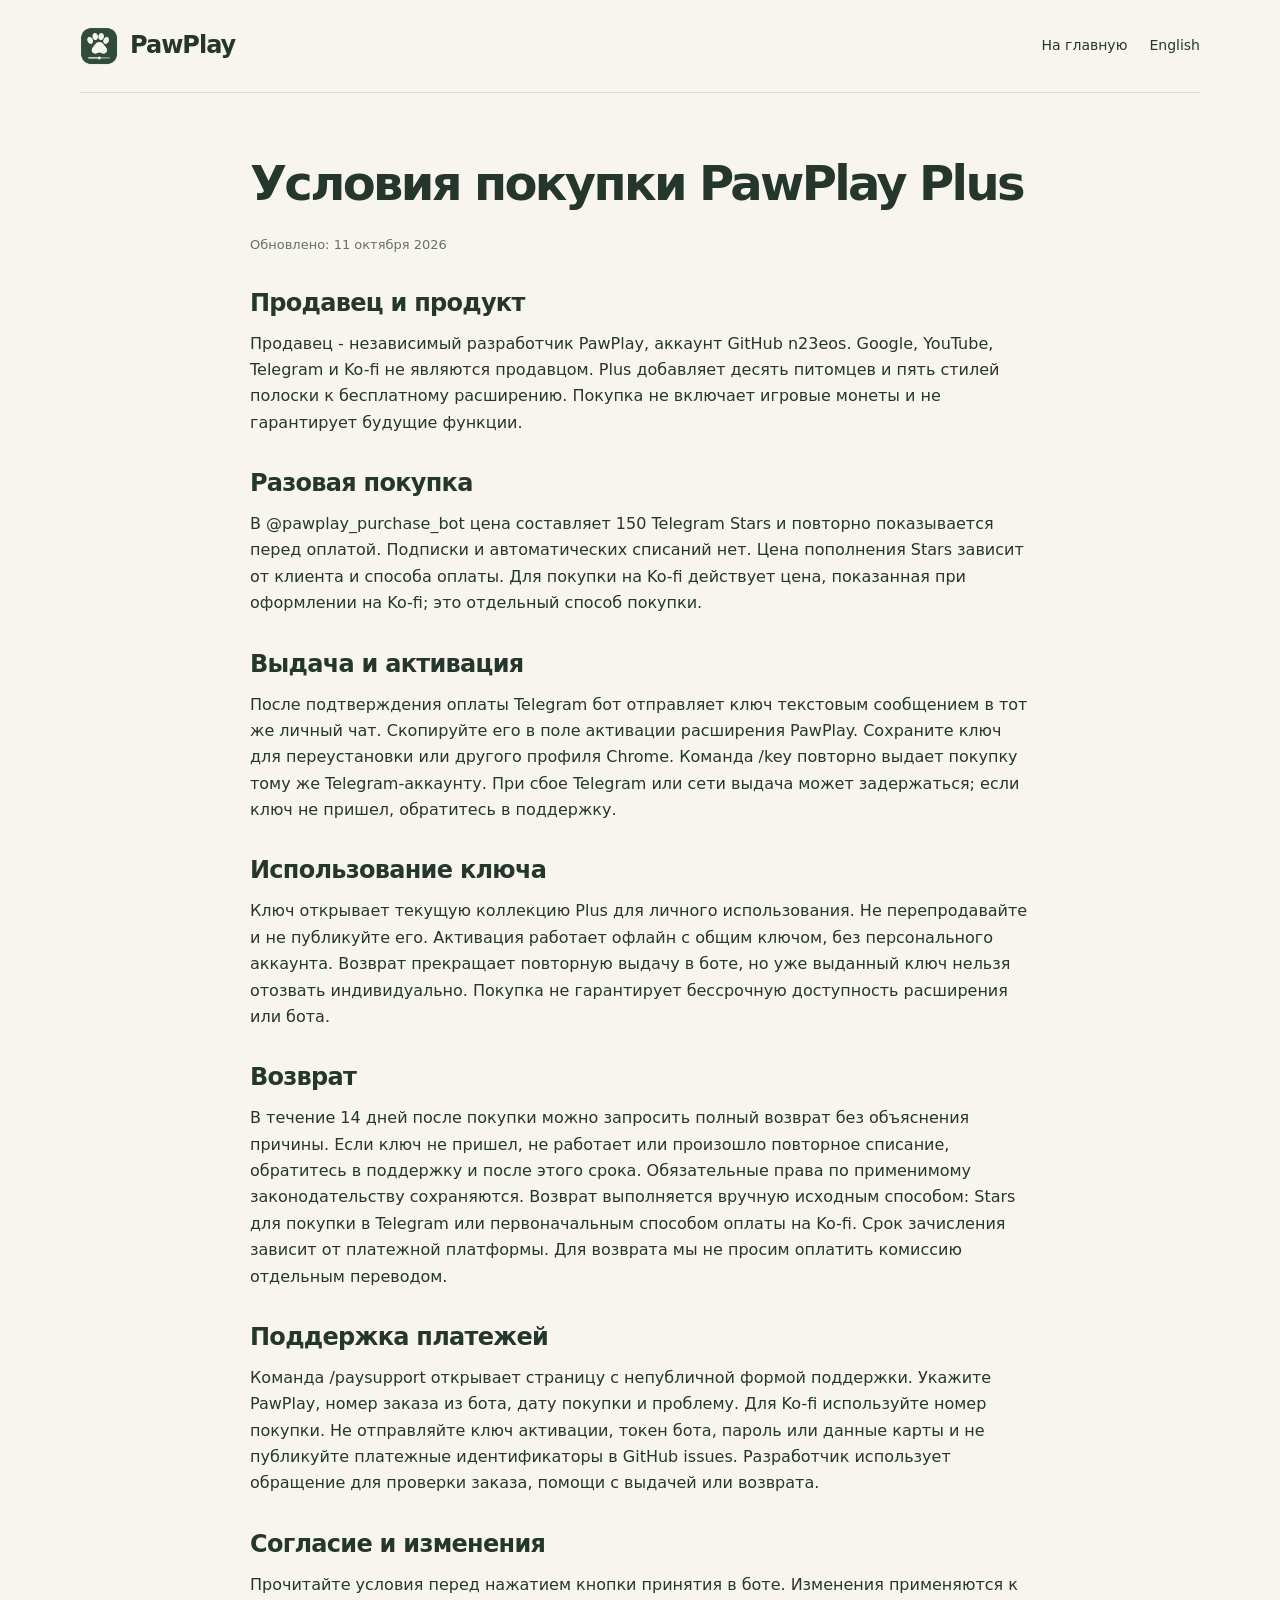
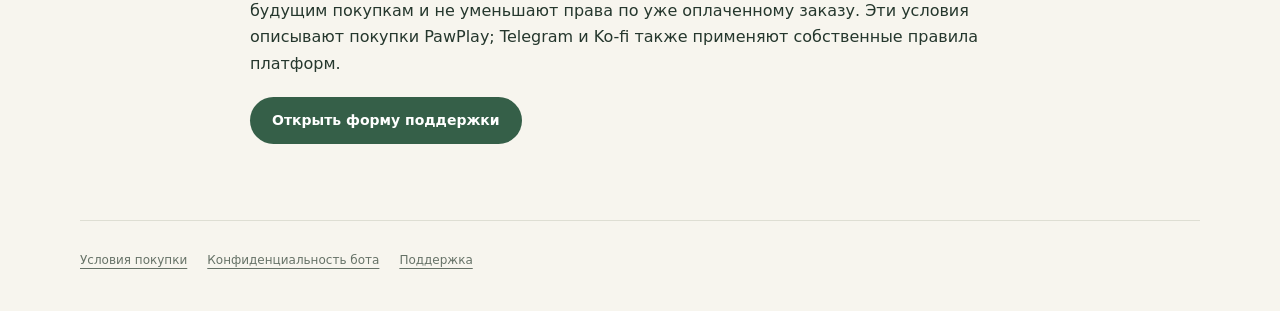
<file: ru/terms.html>
<!doctype html>
<html lang="ru"><head><meta charset="utf-8"><meta name="viewport" content="width=device-width,initial-scale=1"><title>Условия покупки PawPlay Plus | PawPlay</title><link rel="icon" href="../assets/icon.png"><link rel="stylesheet" href="../styles.css"><link rel="canonical" href="https://n23eos.github.io/pawplay-site/ru/terms.html"></head>
<body><div class="shell"><header><a class="brand" href="../"><img src="../assets/icon.png" width="38" height="38" alt="">PawPlay</a><nav aria-label="Навигация"><a href="../">На главную</a><a href="../terms.html" lang="en">English</a></nav></header>
<main class="policy"><h1>Условия покупки PawPlay Plus</h1><p class="date">Обновлено: 11 октября 2026</p>
<h2>Продавец и продукт</h2><p>Продавец - независимый разработчик PawPlay, аккаунт GitHub n23eos. Google, YouTube, Telegram и Ko-fi не являются продавцом. Plus добавляет десять питомцев и пять стилей полоски к бесплатному расширению. Покупка не включает игровые монеты и не гарантирует будущие функции.</p>
<h2>Разовая покупка</h2><p>В @pawplay_purchase_bot цена составляет 150 Telegram Stars и повторно показывается перед оплатой. Подписки и автоматических списаний нет. Цена пополнения Stars зависит от клиента и способа оплаты. Для покупки на Ko-fi действует цена, показанная при оформлении на Ko-fi; это отдельный способ покупки.</p>
<h2>Выдача и активация</h2><p>После подтверждения оплаты Telegram бот отправляет ключ текстовым сообщением в тот же личный чат. Скопируйте его в поле активации расширения PawPlay. Сохраните ключ для переустановки или другого профиля Chrome. Команда /key повторно выдает покупку тому же Telegram-аккаунту. При сбое Telegram или сети выдача может задержаться; если ключ не пришел, обратитесь в поддержку.</p>
<h2>Использование ключа</h2><p>Ключ открывает текущую коллекцию Plus для личного использования. Не перепродавайте и не публикуйте его. Активация работает офлайн с общим ключом, без персонального аккаунта. Возврат прекращает повторную выдачу в боте, но уже выданный ключ нельзя отозвать индивидуально. Покупка не гарантирует бессрочную доступность расширения или бота.</p>
<h2>Возврат</h2><p>В течение 14 дней после покупки можно запросить полный возврат без объяснения причины. Если ключ не пришел, не работает или произошло повторное списание, обратитесь в поддержку и после этого срока. Обязательные права по применимому законодательству сохраняются. Возврат выполняется вручную исходным способом: Stars для покупки в Telegram или первоначальным способом оплаты на Ko-fi. Срок зачисления зависит от платежной платформы. Для возврата мы не просим оплатить комиссию отдельным переводом.</p>
<h2>Поддержка платежей</h2><p>Команда /paysupport открывает страницу с непубличной формой поддержки. Укажите PawPlay, номер заказа из бота, дату покупки и проблему. Для Ko-fi используйте номер покупки. Не отправляйте ключ активации, токен бота, пароль или данные карты и не публикуйте платежные идентификаторы в GitHub issues. Разработчик использует обращение для проверки заказа, помощи с выдачей или возврата.</p>
<h2>Согласие и изменения</h2><p>Прочитайте условия перед нажатием кнопки принятия в боте. Изменения применяются к будущим покупкам и не уменьшают права по уже оплаченному заказу. Эти условия описывают покупки PawPlay; Telegram и Ko-fi также применяют собственные правила платформ.</p>
<p><a class="button" href="https://docs.google.com/forms/d/e/1FAIpQLSeCHVR71H2wL8cSjV_I_tM2sQH9PTwEHNgucbJpnRdo6PJ84Q/viewform" target="_blank" rel="noopener noreferrer">Открыть форму поддержки</a></p>
</main><footer><div class="footer-links"><a href="terms.html">Условия покупки</a><a href="bot-privacy.html">Конфиденциальность бота</a><a href="support.html">Поддержка</a></div></footer></div></body></html>
</file>
<file: styles.css>
:root{color-scheme:light;--ink:#25372d;--muted:#667267;--paper:#f7f5ee;--line:#deded3;--green:#355f48;--yellow:#e7bd65}*{box-sizing:border-box}html{scroll-behavior:smooth}body{margin:0;background:var(--paper);color:var(--ink);font:17px/1.65 system-ui,-apple-system,BlinkMacSystemFont,"Segoe UI",sans-serif}a{color:inherit;text-underline-offset:4px}a:focus-visible{outline:3px solid var(--green);outline-offset:5px;border-radius:4px}.skip{position:absolute;top:-100px;left:20px;z-index:10;background:white;padding:12px}.skip:focus{top:12px}.shell{width:min(1120px,calc(100% - 64px));margin:auto}header{display:flex;align-items:center;justify-content:space-between;gap:20px;padding:26px 0;border-bottom:1px solid var(--line)}.brand{display:inline-flex;align-items:center;gap:12px;text-decoration:none;font-size:24px;font-weight:750;letter-spacing:-1px}.brand img{width:38px;height:38px;border-radius:10px}nav{display:flex;gap:22px;align-items:center;font-size:14px}nav a{text-decoration:none}nav a:hover{text-decoration:underline}nav [aria-current]{font-weight:700}.hero{display:grid;grid-template-columns:.8fr 1.2fr;gap:44px;align-items:center;padding:85px 0 72px}.eyebrow{font-size:12px;letter-spacing:2px;text-transform:uppercase;color:var(--green);font-weight:700;margin:0 0 20px}h1,h2,h3{line-height:1.12;letter-spacing:-.055em}h1{font-size:clamp(42px,4.5vw,62px);font-weight:720;margin:0 0 24px}h2{font-size:38px;margin:0 0 18px}h3{font-size:23px;letter-spacing:-.035em;margin:0 0 12px}p{margin:0 0 20px}.lead{font-size:18px;color:var(--muted);max-width:480px}.actions{display:flex;align-items:center;flex-wrap:wrap;gap:14px;margin-top:28px}.button{display:inline-flex;background:var(--green);color:white;border-radius:100px;text-decoration:none;padding:12px 22px;font-weight:650;font-size:14px}.button:hover{background:#274934}.status{display:inline-flex;align-items:center;gap:9px;font-size:13px;color:var(--muted)}.status::before{content:"";width:7px;height:7px;background:var(--yellow);border-radius:50%}.hero-image{width:100%;height:auto;display:block;border-radius:22px;border:1px solid var(--line);box-shadow:0 20px 50px #293c2a0e}.facts{display:flex;gap:25px;flex-wrap:wrap;font-size:12px;color:var(--muted);margin-top:27px}.facts span::before{content:"✓";color:var(--green);margin-right:7px}.section{padding:64px 0;border-top:1px solid var(--line)}.section-intro{max-width:580px;color:var(--muted)}.steps{display:grid;grid-template-columns:repeat(3,1fr);gap:30px;margin-top:38px}.step{padding-right:12px}.number{display:inline-flex;align-items:center;justify-content:center;width:32px;height:32px;border-radius:50%;background:#e9edde;color:var(--green);font-size:12px;font-weight:700;margin-bottom:18px}.step p{color:var(--muted);font-size:15px}.gallery{display:grid;grid-template-columns:1fr 1fr;gap:26px;margin-top:32px}figure{margin:0}figure img{width:100%;height:auto;border:1px solid var(--line);border-radius:18px;display:block}figcaption{padding-top:14px;font-size:14px;color:var(--muted)}.calm{display:grid;grid-template-columns:1fr 1fr;gap:50px;background:#eaf0e6;border:1px solid #d5decf;border-radius:24px;padding:38px;margin:18px 0 64px}.calm p{color:#50644f;font-size:15px;margin-bottom:0}.support{display:flex;align-items:center;justify-content:space-between;gap:40px}.support p{color:var(--muted);max-width:620px;margin:0}.support .button{white-space:nowrap}footer{padding:30px 0 40px;border-top:1px solid var(--line);font-size:12px;color:var(--muted)}.footer-top{display:flex;justify-content:space-between;gap:20px;flex-wrap:wrap;margin-bottom:15px}.footer-links{display:flex;gap:20px}footer p{max-width:850px;margin:0;font-size:11px}.policy{max-width:780px;margin:64px auto 76px}.policy h1{font-size:48px}.policy h2{font-size:24px;letter-spacing:-.03em;margin:34px 0 14px}.policy p{font-size:16px}.policy .date{font-size:13px;color:var(--muted)}.policy code{font-size:14px;overflow-wrap:anywhere}.policy .note{padding:20px 24px;border:1px solid #d5decf;border-radius:16px;background:#eaf0e6;margin-bottom:30px}@media(max-width:900px){.hero{grid-template-columns:1fr;gap:38px;padding:52px 0}.hero-copy{max-width:680px}h1{max-width:680px}.hero-image{max-width:750px}.lead{max-width:580px}.steps{gap:20px}}@media(max-width:600px){body{font-size:16px}.shell{width:calc(100% - 36px)}header{padding:18px 0}nav{gap:14px;font-size:12px}.brand{font-size:22px}.brand img{width:32px;height:32px}nav .desktop{display:none}h1{font-size:44px}h2{font-size:31px}.hero{padding:44px 0}.eyebrow{font-size:10px;letter-spacing:1.6px}.hero-image{border-radius:14px}.facts{gap:10px 18px}.section{padding:42px 0}.steps,.gallery,.calm{grid-template-columns:1fr}.steps{gap:23px}.step{padding:0}.step p{margin-bottom:0}.gallery{gap:24px}.calm{padding:25px;gap:25px;margin-bottom:42px}.support{flex-direction:column;align-items:flex-start;gap:22px}.policy{margin:44px auto}.policy h1{font-size:38px}.footer-links{gap:14px}.policy .note{padding:18px}}@media(prefers-reduced-motion:reduce){html{scroll-behavior:auto}}
@media(max-width:360px){header{gap:12px}.brand{font-size:20px;gap:8px}.brand img{width:28px;height:28px}nav{gap:10px;font-size:11px}}

.policy{overflow-wrap:anywhere}.footer-links{flex-wrap:wrap}

.purchase-note{max-width:640px;margin:18px 0 0;color:var(--muted);font-size:14px}
</file>
